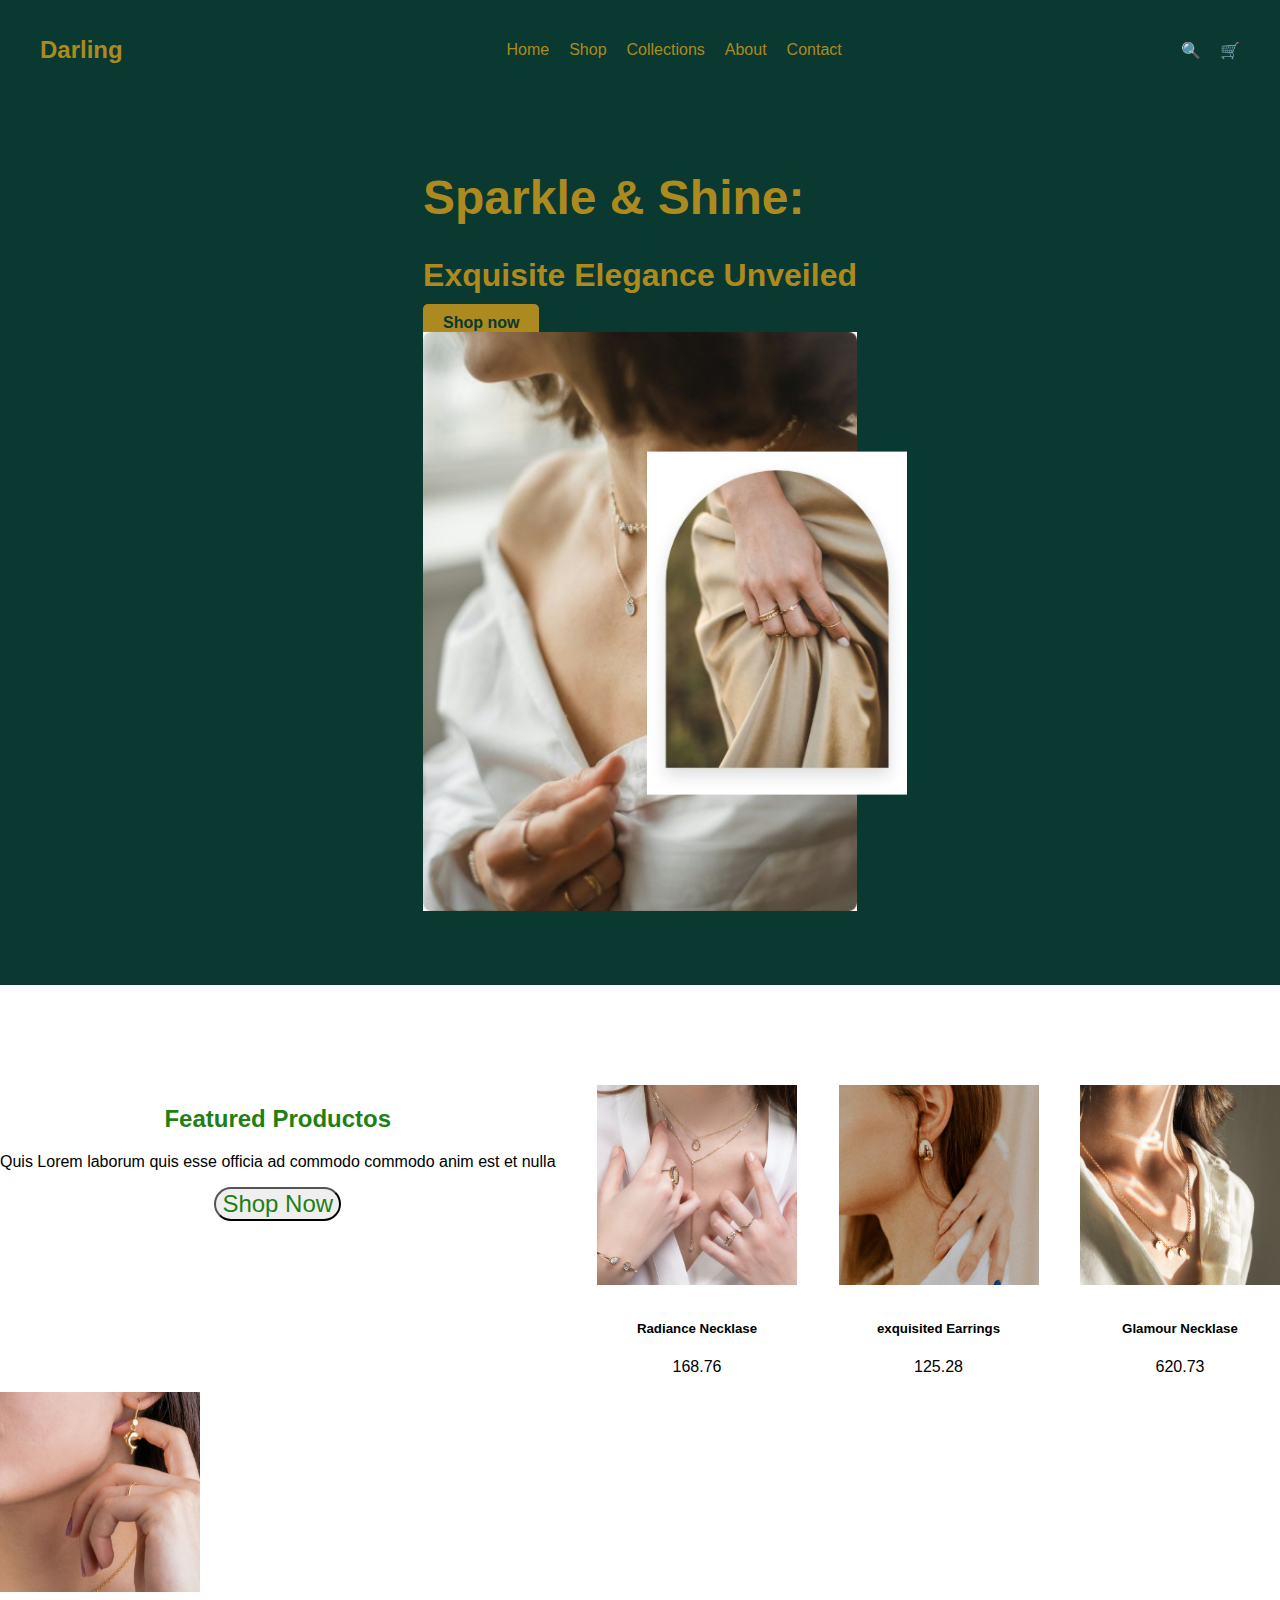
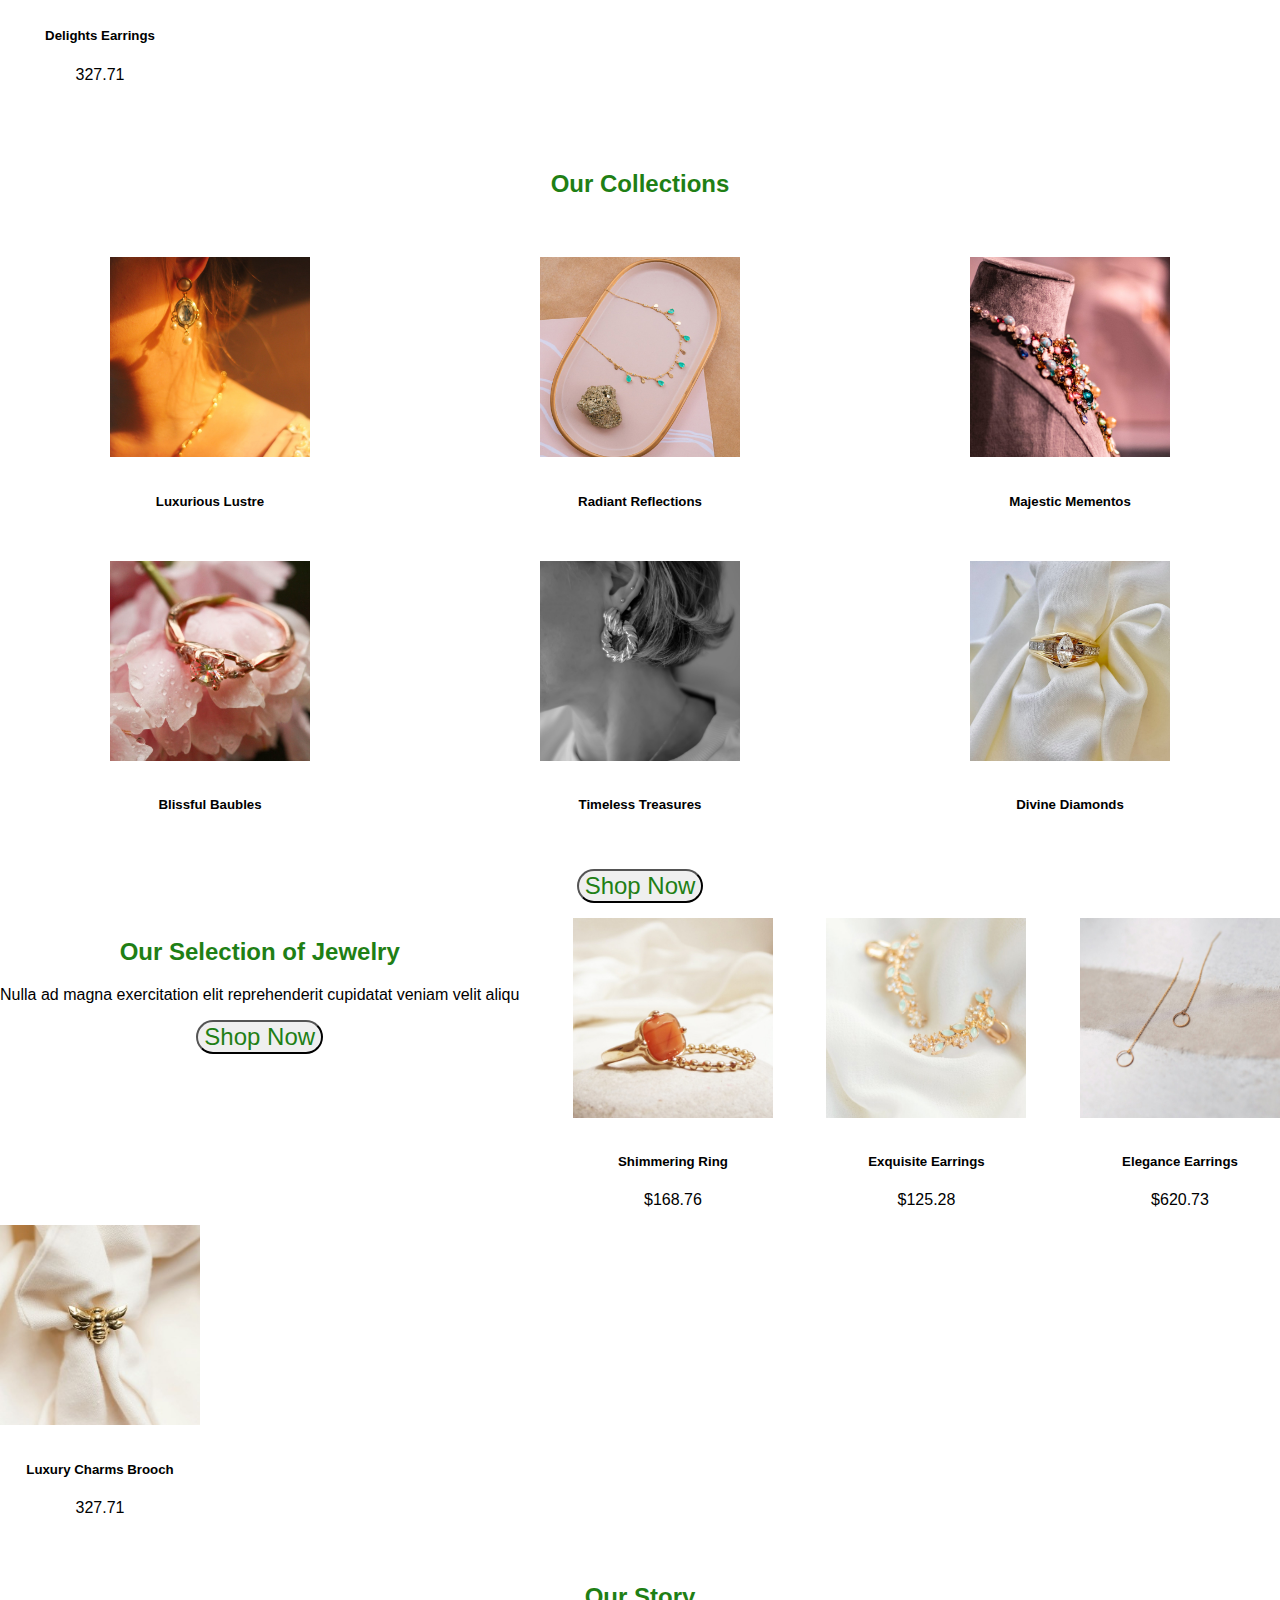
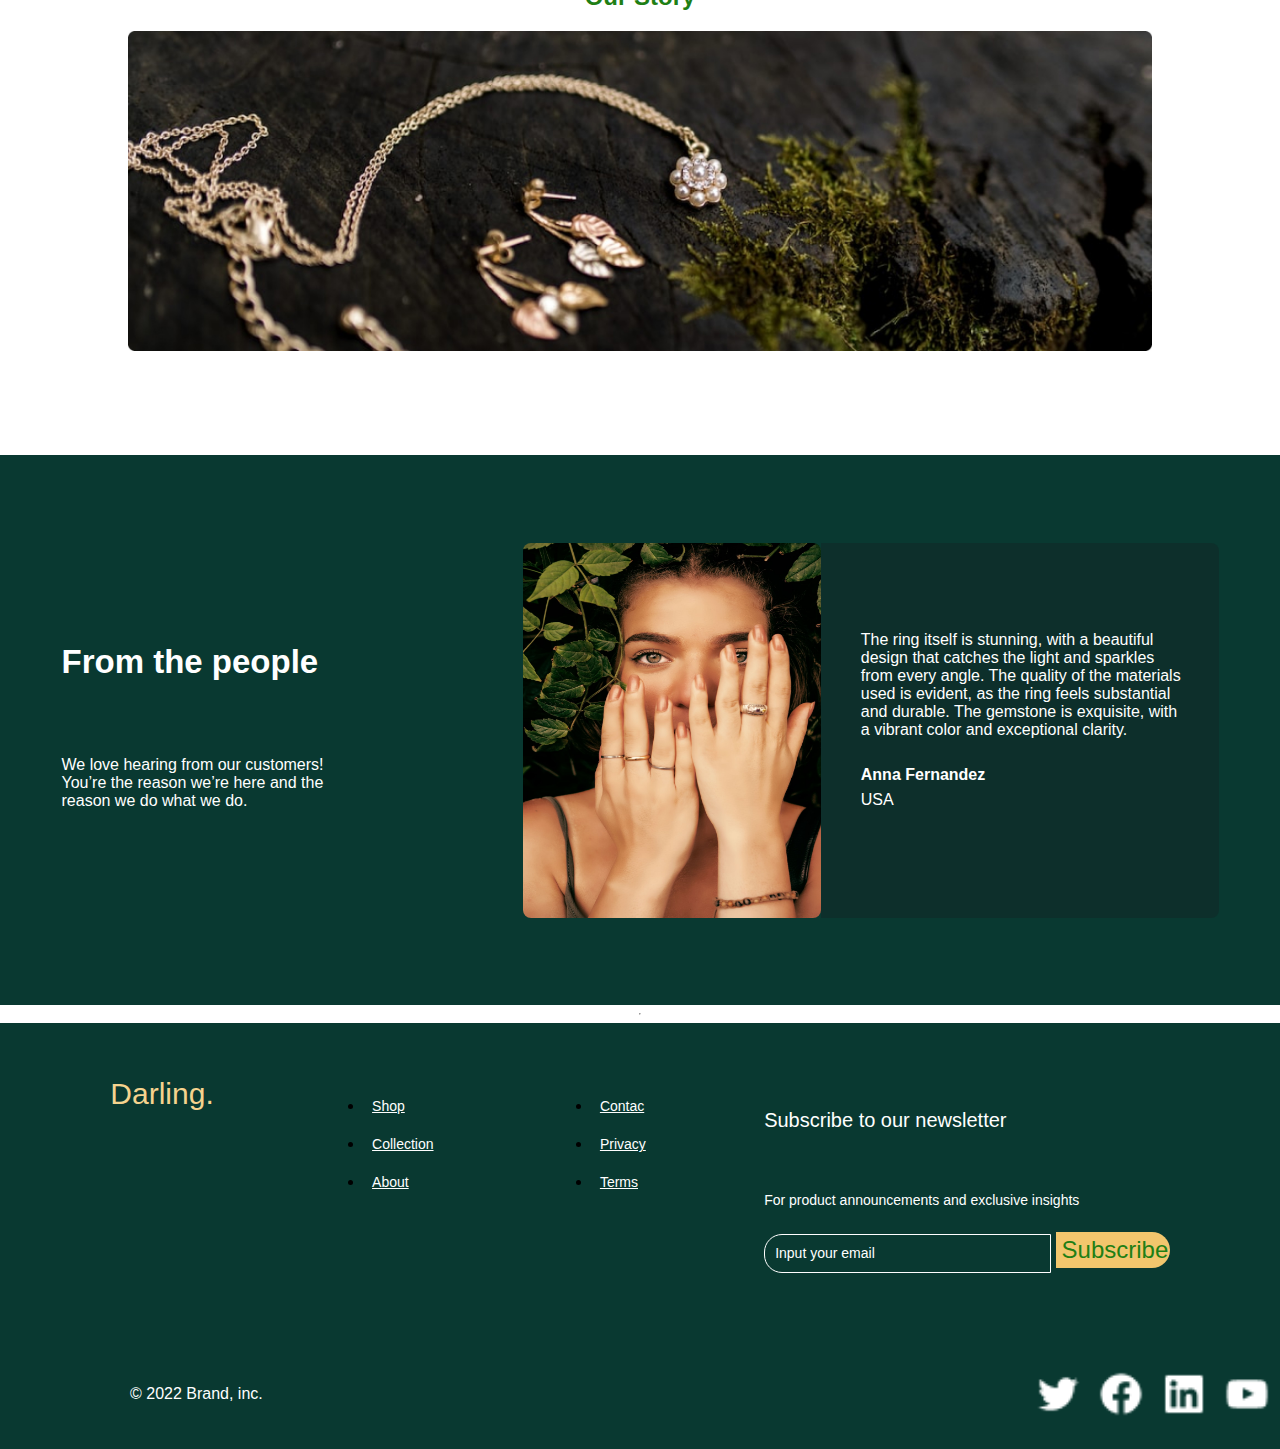
<file: index.html>
<!DOCTYPE html>
<html lang="es">

<head>
  <meta charset="UTF-8">
  <meta name="viewport" content="width=device-width, initial-scale=1.0">
  <link rel="stylesheet" href="./styles/index.css">
  <title>Darling</title>
</head>

<body>
  <header>
  <div class="container">
    <nav>
      <div class="logo">
        <h1>Darling</h1>
      </div>
      <ul>
        <li><a href="index.html">Home</a></li>
        <li><a href="pages/product-listing.html">Shop</a></li>
        <li><a href="#">Collections</a></li>
        <li><a href="#">About</a></li>
        <li><a href="#">Contact</a></li>
      </ul>
      <div class="icons">
        <a href="#" class="search-icon">🔍</a>
        <a href="#" class="cart-icon">🛒</a>
      </div>
    </nav>
  </div>

  <section class="hero">
    <div class="container hero-container">
      <div class="hero-content">
        <h2>Sparkle & Shine:</h2>
        <h3>Exquisite Elegance Unveiled</h3>
        <a href="pages/add-payment.html" class="btn">Shop now</a>
      </div>
      <div class="hero-images">
        <img src="./images/footer/Image 31 (2).jpg" alt="Jewelry showcase" class="image-main">
        <img src="./images/footer/imagen vi.jpg" alt="Jewelry detail" class="image-overlay">
      </div>
    </div>
  </section>
</header>

  <main>
    <div class="contacto"> <!-- Primer Box -->
      <h1></h1>

    </div>

    <div class="productos"> <!-- Segundo Box -->
      <div class="info">
        <h2 class="subTitle">Featured Productos</h2>
        <p>Quis Lorem laborum quis esse officia ad commodo commodo anim est et nulla</p>
        <a href="pages/add-payment.html"><button type="button">Shop Now</button></a>
      </div>
      <div class="featured">
        <img src="./images/main/boxDos/collares.jpg" alt="">
        <h5>Radiance Necklase</h5>
        <p>168.76</p>
      </div>
      <div class="featured">
        <img src="./images/main/boxDos/aretas.jpg" alt="">
        <h5>exquisited Earrings</h5>
        <p>125.28</p>
      </div>
      <div class="featured">
        <img src="./images/main/boxDos/collar.jpg" alt="">
        <h5>Glamour Necklase</h5>
        <p>620.73</p>
      </div>
      <div class="featured">
        <img src="images/footer/Image 36.jpg" alt="">
        <h5>Delights Earrings</h5>
        <p>327.71</p>
      </div>
    </div>

    <div class="collection"> <!--Tercer Box-->
      <div class="TitleThree">
        <h2>Our Collections</h2>
      </div>

      <div class="producto">
        <img src="./images/main/boxTres/productoUno.jpg" alt="" width="200px" height="200px">
        <h5>Luxurious Lustre</h5>
      </div>
      <div class="producto">
        <img src="./images/main/boxTres/productoDos.jpg" alt="" width="200px" height="200px">
        <h5>Radiant Reflections</h5>
      </div>
      <div class="producto">
        <img src="./images/main/boxTres/productoTres.jpg" alt="" width="200px" height="200px">
        <h5>Majestic Mementos</h5>
      </div>
      <div class="producto">
        <img src="./images/main/boxTres/productoCua.jpg" alt="" width="200px" height="200px">
        <h5>Blissful Baubles</h5>
      </div>
      <div class="producto">
        <img src="./images/main/boxTres/productoCin.jpg" alt="" width="200px" height="200px">
        <h5>Timeless Treasures</h5>
      </div>
      <div class="producto">
        <img src="./images/main/boxTres/productoSeis.jpg" alt="" width="200px" height="200px">
        <h5>Divine Diamonds</h5>
      </div>
      <div class="btnCollection">
        <a href="pages/add-payment.html"><button type="button">Shop Now</button></a>
      </div>

    </div>

    <div class="selection"> <!-- Cuarto Box -->
      <div class="info">
        <h2 class="subTitle">Our Selection of Jewelry</h2>
        <p>Nulla ad magna exercitation elit reprehenderit cupidatat veniam velit aliqu</p>
        <a href="pages/add-payment.html"><button type="button">Shop Now</button></a>
      </div>
      <div class="imagenCua">
        <img src="./images/main/boxCua/imgUno.jpg" alt="">
        <h5>Shimmering Ring</h5>
        <p>$168.76</p>
      </div>
      <div class="imagenCua">
        <img src="./images/main/boxCua/imgDos.jpg" alt="">
        <h5>Exquisite Earrings</h5>
        <p>$125.28</p>
      </div>
      <div class="imagenCua">
        <img src="./images/main/boxCua/imgTres.jpg" alt="">
        <h5>Elegance Earrings</h5>
        <p>$620.73</p>
      </div>
      <div class="imagenCua">
        <img src="images/footer/Image 41.jpg" alt="">
        <h5>Luxury Charms Brooch</h5>
        <p>327.71</p>
      </div>

    </div>

    <div class="story"> <!-- Quinto Box -->
      <div class="TitleThree">
        <h2>Our Story</h2>
      </div>
      <img src="./images/main/boxQui/Image 1.jpg" alt="">

    </div>



  </main>

  <footer>
    <div class="footer_container">
      <div class="footer-section1">
        <div class="footer-section1-left">
          <h4>From the people</h4>

          <p>We love hearing from our customers! You’re the reason we’re here and the reason
            we do what we do.</p>
        </div>

        <div class="footer-section1-right">
          <img src="../images/imgs-details-product/873e9185a9559899053f35403d66e3ef.jfif" alt="">
          <div class="text_section1">
            <p>The ring itself is stunning, with a beautiful design that catches the
              light and sparkles from every angle. The quality of the materials used
              is evident, as the ring feels substantial and durable. The gemstone is
              exquisite, with a vibrant color and exceptional clarity.</p>

            <strong>Anna Fernandez</strong>
            <p>USA</p>
          </div>
        </div>

      </div>

      <hr>

      <div class="footer_section2">
        <div class="footer_section2-flex">
          <div>
            <span>Darling.</span>
          </div>
          <div class="footer_section2-list1">
            <ul>
              <li><a href="#">Shop</a></li>
              <li><a href="#">Collection</a></li>
              <li><a href="#">About</a></li>
            </ul>
          </div>
          <div class="footer_section2-list2">
            <ul>
              <li><a href="#">Contac</a></li>
              <li><a href="#">Privacy</a></li>
              <li><a href="#">Terms</a></li>
            </ul>
          </div>
          <div class="footer_section2-form">
            <h5>Subscribe to our newsletter</h5>
            <p>For product announcements and exclusive insights</p>
            <form action="">
              <input type="email" placeholder="Input your email">
              <button type="submit">Subscribe</button>
            </form>
          </div>
        </div>
        <div class="footer_section2_finally">
          <div class="footer_section2_finally-p">
            <p>&copy; 2022 Brand, inc.</p>
          </div>
          <div class="footer_section2_finally-social_networks">
            <img src="../images/imgs-details-product/Logo twitter 5.png" alt="">
            <img src="../images/imgs-details-product/Logo facebook 5.png" alt="">
            <img src="../images/imgs-details-product/Logo linkedin 5.png" alt="">
            <img src="../images/imgs-details-product/Logo youtube 5.png" alt="">
          </div>
        </div>
      </div>
    </div>
  </footer>
</body>

</html>
</file>
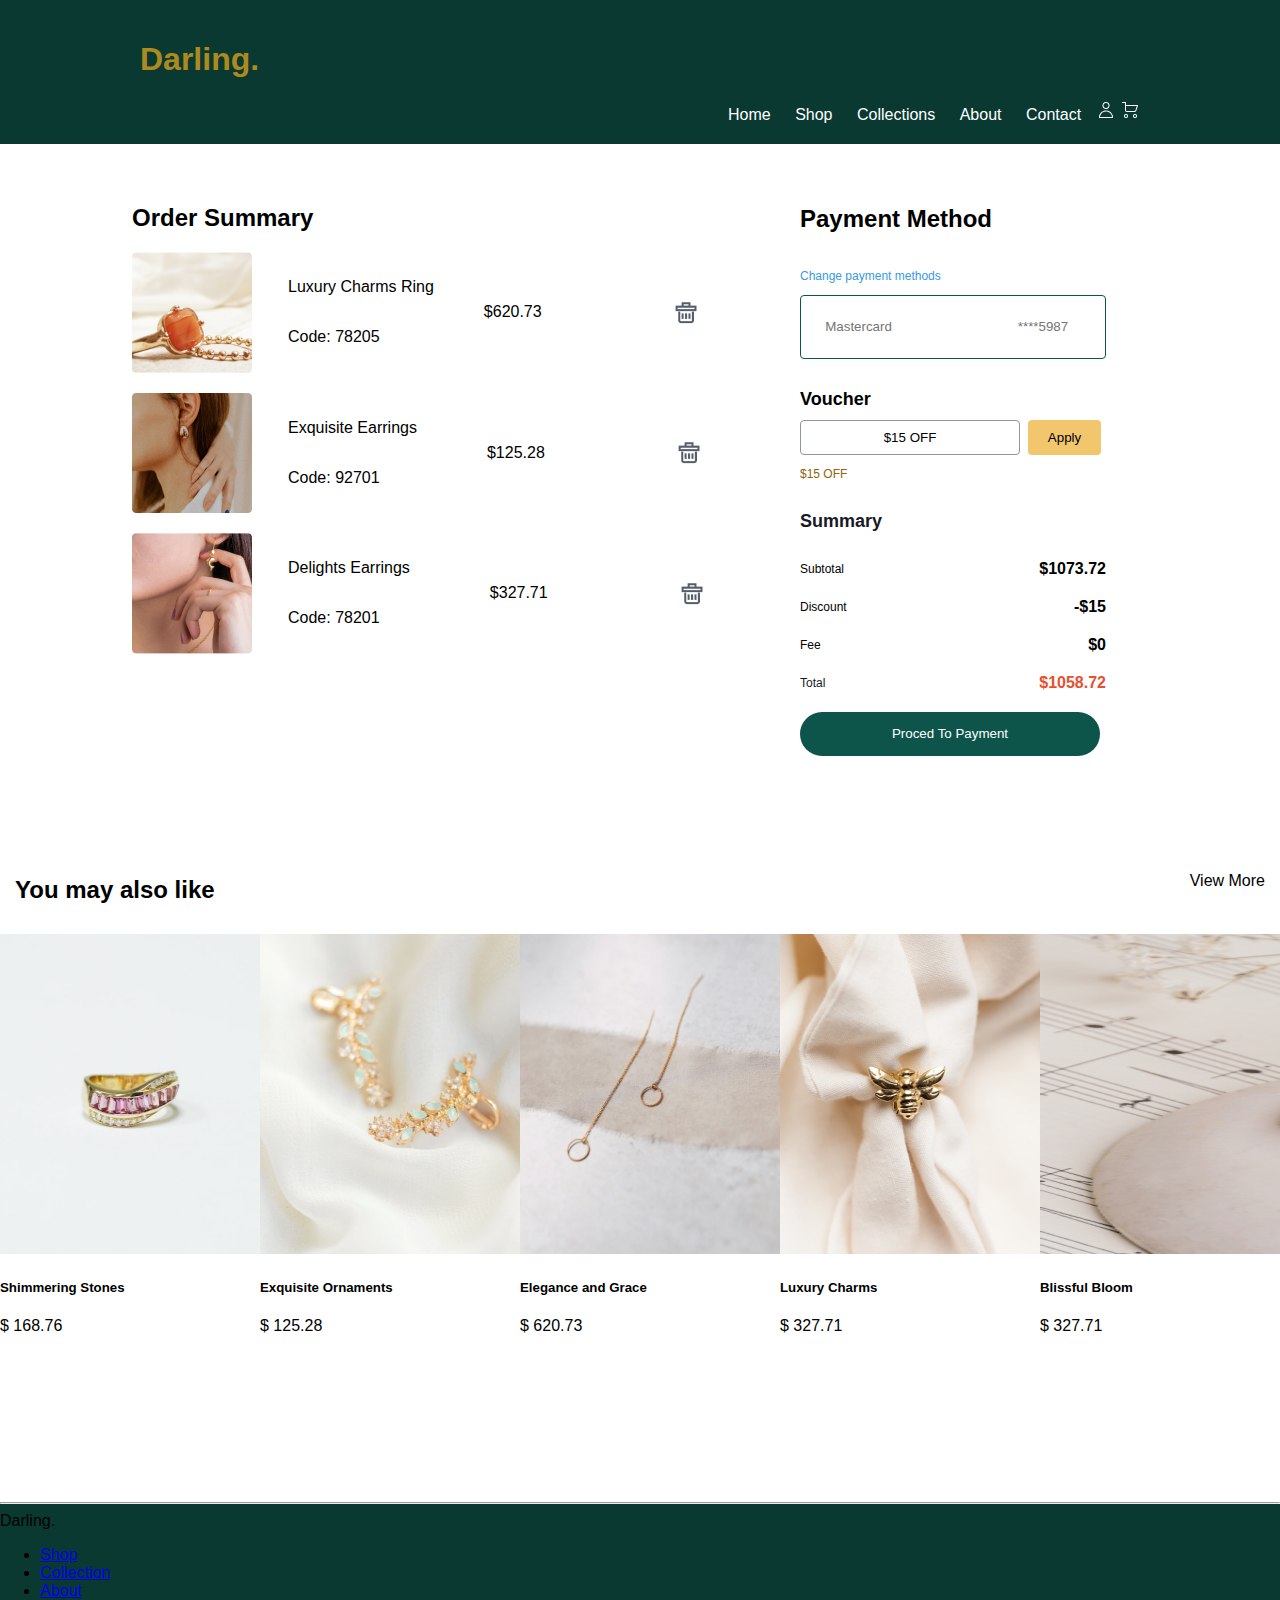
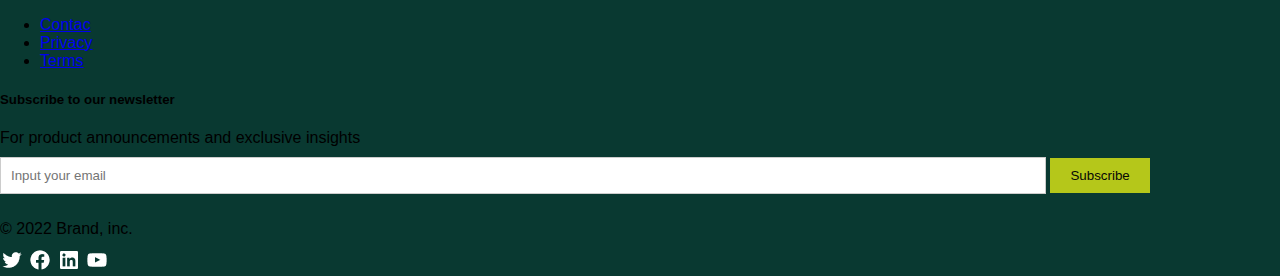
<file: pages/add-payment-method.html>
<!DOCTYPE html>
<html lang="es">

<head>
  <meta charset="UTF-8">
  <meta name="viewport" content="width=device-width, initial-scale=1.0">
  <title>Checkout payment method</title>
  <link rel="stylesheet" href="/styles/payment-method.css">
</head>

<body>
  <header>
    <div class="container">
      <h1>Darling.</h1>
      <nav>
        <ul>
          <li><a href="../index.html">Home</a></li>
          <li><a href="product-listing.html">Shop</a></li> <u></u>
          <li><a href="#">Collections</a></li>
          <li><a href="#">About</a></li>
          <li><a href="#">Contact</a></li>
          <img src="/images/logos-payment-method/logo personita.png" alt="">
          <img src="/images/logos-payment-method/logo carrito.png" alt="">
        </ul>
      </nav>
    </div>
  </header>

  <div class="container_main">
    <div class="container_main-left">
      <p class="title-container-main-left">Order Summary</p>
      <div class="container_main-left-one">
        <img src="../images/imagenes-payment-method/Image.png" alt="">
        <div class="container_main-left-one-text">
          <p>Luxury Charms Ring</p>
          <p>Code: 78205</p>
        </div>
        <p>$620.73</p>
        <img src="../images/logos-payment-method/create.png" alt="">
      </div>
      <div class="container_main-left-two">
        <img src="../images/imagenes-payment-method/Image (1).png" alt="">
        <div class="container_main-left-two-text">
          <p>Exquisite Earrings</p>
          <p>Code: 92701</p>
        </div>
        <p>$125.28</p>
        <img src="../images/logos-payment-method/create.png" alt="">
      </div>
      <div class="container_main-left-three">
        <img src="../images/imagenes-payment-method/Image (2).png" alt="">
        <div class="container_main-left-three-text">
          <p>Delights Earrings</p>
          <p>Code: 78201</p>
        </div>
        <p>$327.71</p>
        <img src="../images/logos-payment-method/create.png" alt="">
      </div>
    </div>
    <div class="container_main-right">
      <div class="container_main-right-title">
        <p>Payment Method</p>
      </div>
      <div class="container_main-right-mastercard">
        <p>Change payment methods</p>
        <input type="text" placeholder="      Mastercard                                  ****5987" />
      </div>
      <p class="container_main-right-voucher">Voucher</p>
      <div class="container_main-right-descount">
        <button class="container_main-right-descount-1">$15 OFF</button>
        <button class="container_main-right-descount-2">Apply</button>
      </div>
      <p class="container_main-right-15OFF">$15 OFF</p>
      <div class="container_main-right_Summary">
        <div class="container_main-right_Summary-1">
          <p>Summary</p>
        </div>
        <div class="container_main-right_Summary-2">
          <p>Subtotal</p>
          <strong>$1073.72</strong>
        </div>
        <div class="container_main-right_Summary-3">
          <p class="">Discount </p>
          <strong>-$15</strong>
        </div>
        <div class="container_main-right_Summary-4">
          <p>Fee </p>
          <strong>$0</strong>
        </div>
        <div class="container_main-right_Summary-5">
          <p>Total</p>
          <strong> $1058.72</strong>
        </div>
      </div>
      <div class="container_main-right-button-procedtopayment">
        <button type="submit">Proced To Payment</button>
      </div>
    </div>

  </div>



  </nav>
  <div class="product-grid"> <!--iamgenes joyas-->
    <div class="product-grid-nav">
      <div class="TitleThree">
        <h2>You may also like</h2>
      </div>
      <div class="Viewmore">
        <p>View More</p>
      </div>
    </div>
    <div class="product-grid-line">
      <div class="producto">
        <img src="/images/imagenes-payment-method/Shimmering Stones.jpg" alt="">
        <h5>Shimmering Stones</h5>
        <p>$ 168.76</p>
      </div>
      <div class="producto">
        <img src="/images/imagenes-payment-method/Exquisite Ornaments.jpg" alt="">
        <h5>Exquisite Ornaments</h5>
        <p>$ 125.28</p>
      </div>
      <div class="producto">
        <img src="/images/imagenes-payment-method/Elegance and Grace.jpg" alt="">
        <h5>Elegance and Grace</h5>
        <p>$ 620.73</p>
      </div>
      <div class="producto">
        <img src="/images/imagenes-payment-method/Luxury Charms.jpg" alt="">
        <h5>Luxury Charms</h5>
        <p>$ 327.71</p>
      </div>
      <div class="producto">
        <img src="/images/imagenes-payment-method/Blissful Bloom.jpg" alt="">
        <h5>Blissful Bloom</h5>
        <p>$ 327.71</p>
      </div>
    </div>
  </div>





  <footer>
    <hr>

    <div class="footer_section2">
      <div class="footer_section2-flex">
        <div>
          <span>Darling.</span>
        </div>
        <div class="footer_section2-list1">
          <ul>
            <li><a href="#">Shop</a></li>
            <li><a href="#">Collection</a></li>
            <li><a href="#">About</a></li>
          </ul>
        </div>
        <div class="footer_section2-list2">
          <ul>
            <li><a href="#">Contac</a></li>
            <li><a href="#">Privacy</a></li>
            <li><a href="#">Terms</a></li>
          </ul>
        </div>
        <div class="footer_section2-form">
          <h5>Subscribe to our newsletter</h5>
          <p>For product announcements and exclusive insights</p>
          <form action="">
            <input type="email" placeholder="Input your email">
            <button type="submit">Subscribe</button>
          </form>
        </div>
      </div>
      <div class="footer_section2_finally">
        <div class="footer_section2_finally-p">
          <p>&copy; 2022 Brand, inc.</p>
        </div>
        <div class="footer_section2_finally-social_networks">
          <img src="../images/imgs-details-product/Logo twitter 5.png" alt="">
          <img src="../images/imgs-details-product/Logo facebook 5.png" alt="">
          <img src="../images/imgs-details-product/Logo linkedin 5.png" alt="">
          <img src="../images/imgs-details-product/Logo youtube 5.png" alt="">
        </div>
      </div>
    </div>
    </div>
  </footer>

</body>

</html>
</file>
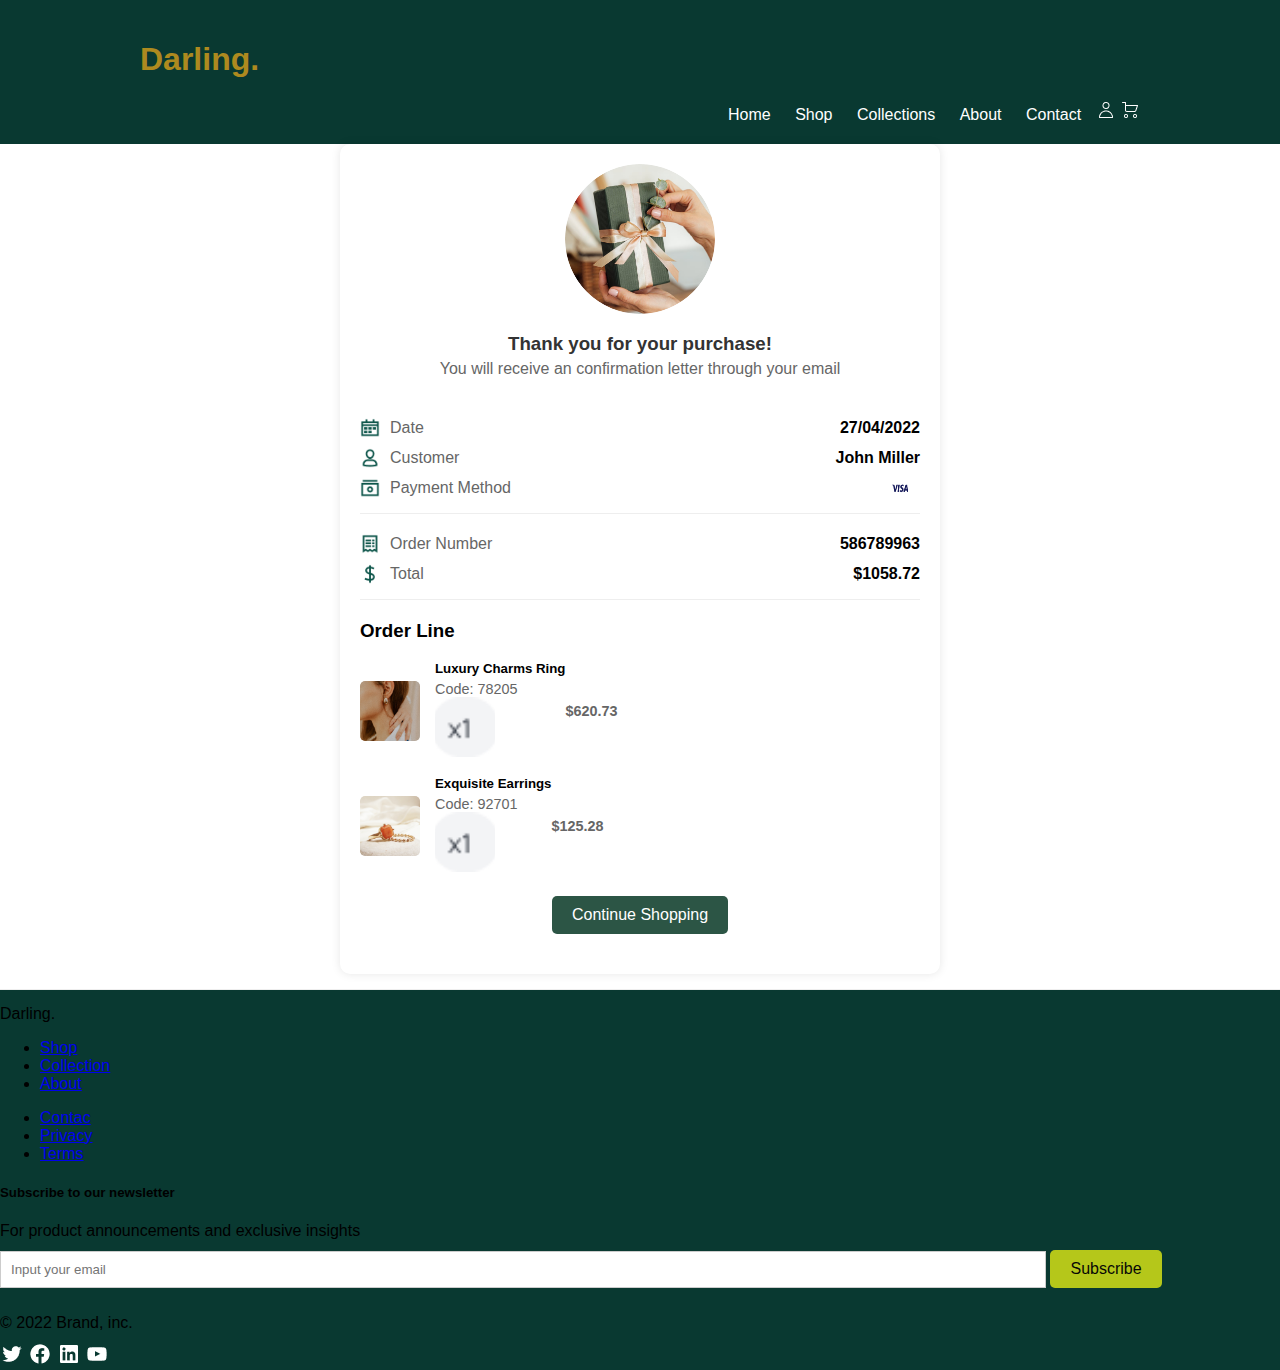
<file: pages/add-payment.html>
<!DOCTYPE html>
<html lang="es">

<head>
    <meta charset="UTF-8">
    <meta name="viewport" content="width=device-width, initial-scale=1.0">
    <link rel="stylesheet" href="/styles/payment.css">
    <title>Payment Succes</title>
</head>

<body>
    <header>
        <div class="container">
            <h1>Darling.</h1>
            <nav>
                <ul>
                    <li><a href="../index.html">Home</a></li>
                    <li><a href="product-listing.html">Shop</a></li> <u></u>
                    <li><a href="#">Collections</a></li>
                    <li><a href="#">About</a></li>
                    <li><a href="#">Contact</a></li>
                    <img src="/images/logos-payment-method/logo personita.png" alt="">
                    <img src="/images/logos-payment-method/logo carrito.png" alt="">
                </ul>

            </nav>
        </div>
    </header>
    <main>
        <div class="center">
            <div class="title">
                <img src="/images/imagenes-payment/Image.png" alt="">
                <h3>Thank you for your purchase!</h3>
                <p>You will receive an confirmation letter through your email</p>

            </div>
            <div class="card">
                <div>
                    <div class="date">
                        <img src="/images/logos-payment/date.png" alt="">
                        <p class="subname">Date</p>
                        <p class="contenido">27/04/2022</p>
                    </div>
                    <div class="customer">
                        <img src="/images/logos-payment/customer.png" alt="">
                        <p class="subname">Customer</p>
                        <p class="contenido">John Miller</p>
                    </div>
                    <div class="payment">
                        <img src="/images/logos-payment/payment.png" alt="">
                        <p class="subname">Payment Method</p>
                        <img src="/images/logos-payment/visa.png" alt="" class="contenido">
                    </div>
                    <hr>
                </div>
                <div>
                    <div class="order">
                        <img src="/images/logos-payment/order.png" alt="">
                        <p class="subname">Order Number</p>
                        <p class="contenido">586789963</p>
                    </div>
                    <div class="total">
                        <img src="/images/logos-payment/money.png" alt="">
                        <p class="subname">Total</p>
                        <p class="contenido">$1058.72</p>
                    </div>
                    <hr>
                </div>
                <div>
                    <h3>Order Line</h3>
                    <div class="ring">
                        <img class="ring_img-profile" src="/images/imagenes-payment/Image(1).png" alt="">
                        <div>
                            <h5>Luxury Charms Ring</h5>
                            <p>Code: 78205</p>
                            <img src="/images/logos-payment/Tag 4.png" alt="">
                        </div>
                        <p class="contenido">$620.73</p>
                    </div>
                    <div class="earrings">
                        <img src="/images/imagenes-payment/Image(2).png" alt="">
                        <div>
                            <h5>Exquisite Earrings</h5>
                            <p>Code: 92701</p>
                            <img src="/images/logos-payment/Tag 4.png" alt="">
                        </div>
                        <p class="contenido">$125.28</p>
                    </div>
                </div>
                <div class="btn">
                    <a href="details-products.html"><button>Continue Shopping</button></a>
                </div>
            </div>
        </div>
    </main>
    <footer>
        <hr>

        <div class="footer_section2">
            <div class="footer_section2-flex">
                <div>
                    <span>Darling.</span>
                </div>
                <div class="footer_section2-list1">
                    <ul>
                        <li><a href="#">Shop</a></li>
                        <li><a href="#">Collection</a></li>
                        <li><a href="#">About</a></li>
                    </ul>
                </div>
                <div class="footer_section2-list2">
                    <ul>
                        <li><a href="#">Contac</a></li>
                        <li><a href="#">Privacy</a></li>
                        <li><a href="#">Terms</a></li>
                    </ul>
                </div>
                <div class="footer_section2-form">
                    <h5>Subscribe to our newsletter</h5>
                    <p>For product announcements and exclusive insights</p>
                    <form action="">
                        <input type="email" placeholder="Input your email">
                        <button type="submit">Subscribe</button>
                    </form>
                </div>
            </div>
            <div class="footer_section2_finally">
                <div class="footer_section2_finally-p">
                    <p>&copy; 2022 Brand, inc.</p>
                </div>
                <div class="footer_section2_finally-social_networks">
                    <img src="../images/imgs-details-product/Logo twitter 5.png" alt="">
                    <img src="../images/imgs-details-product/Logo facebook 5.png" alt="">
                    <img src="../images/imgs-details-product/Logo linkedin 5.png" alt="">
                    <img src="../images/imgs-details-product/Logo youtube 5.png" alt="">
                </div>
            </div>
        </div>
        
    </footer>

</body>

</html>
</file>
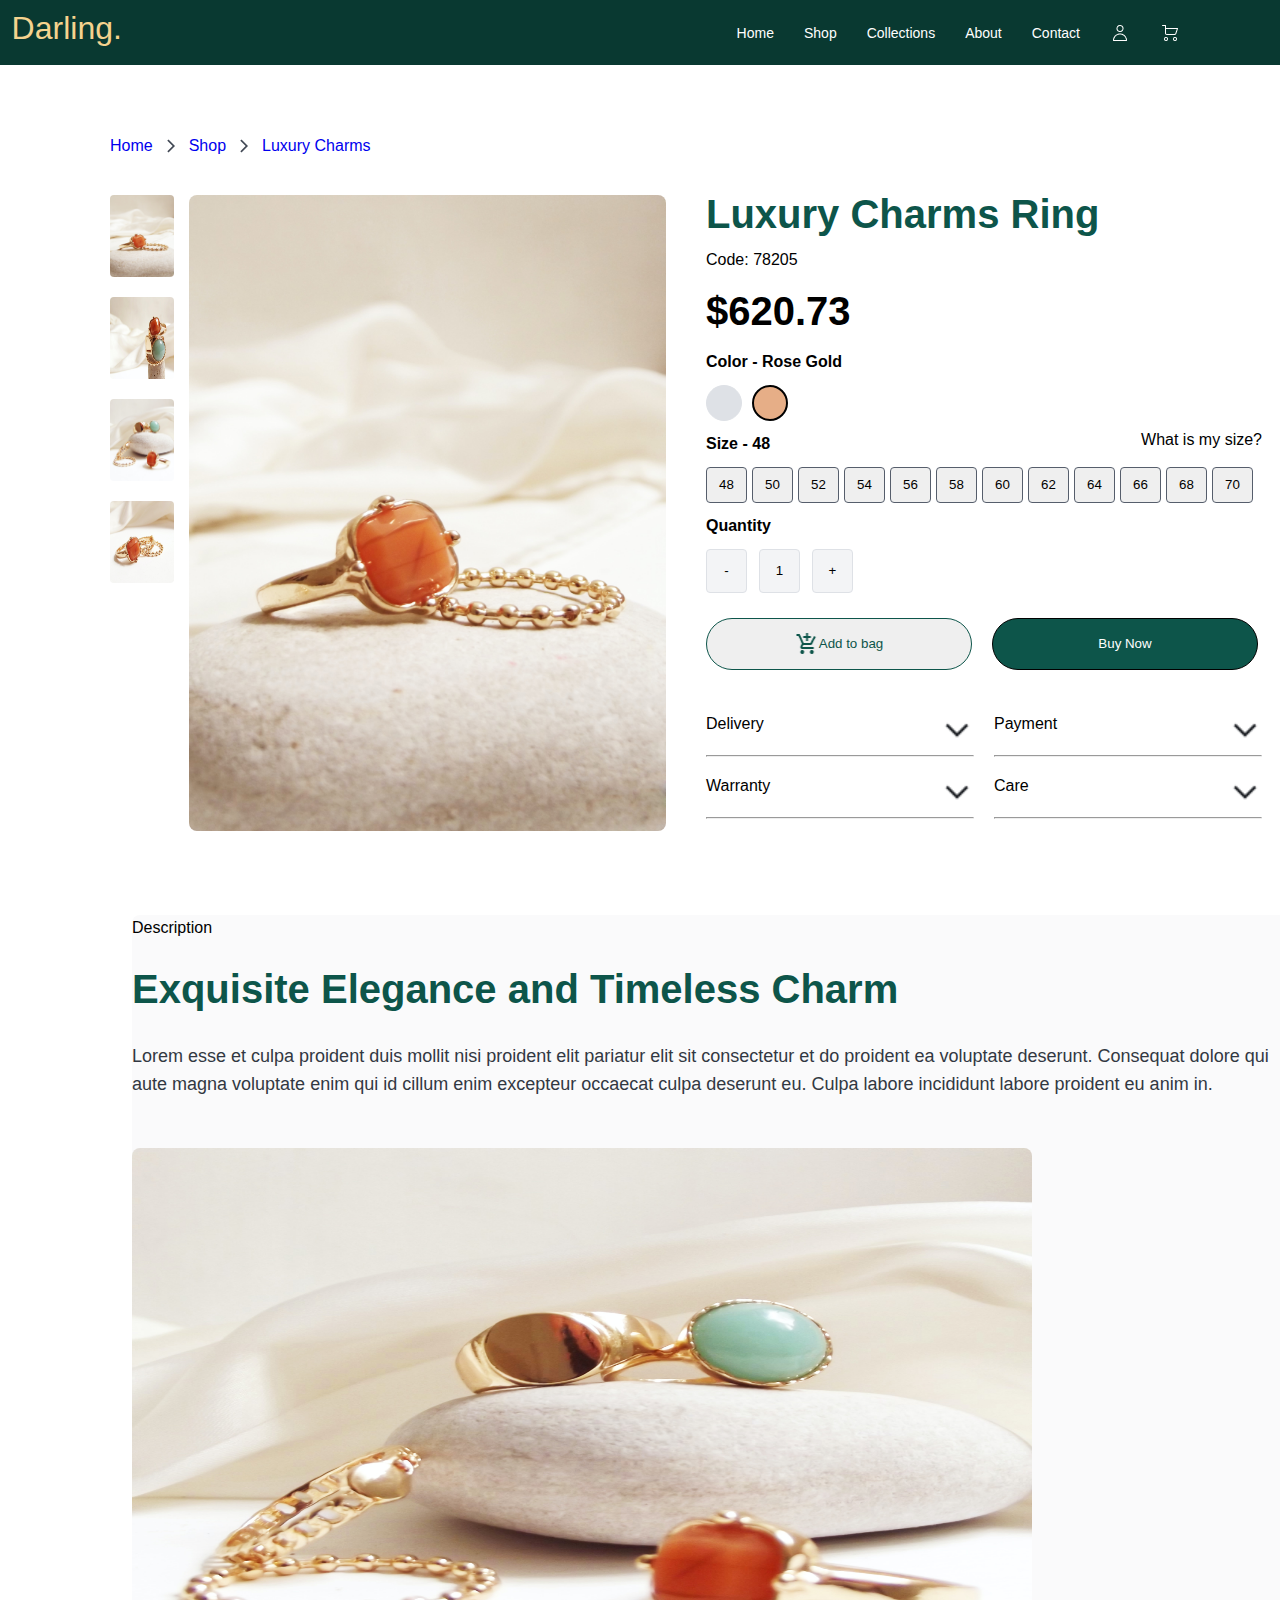
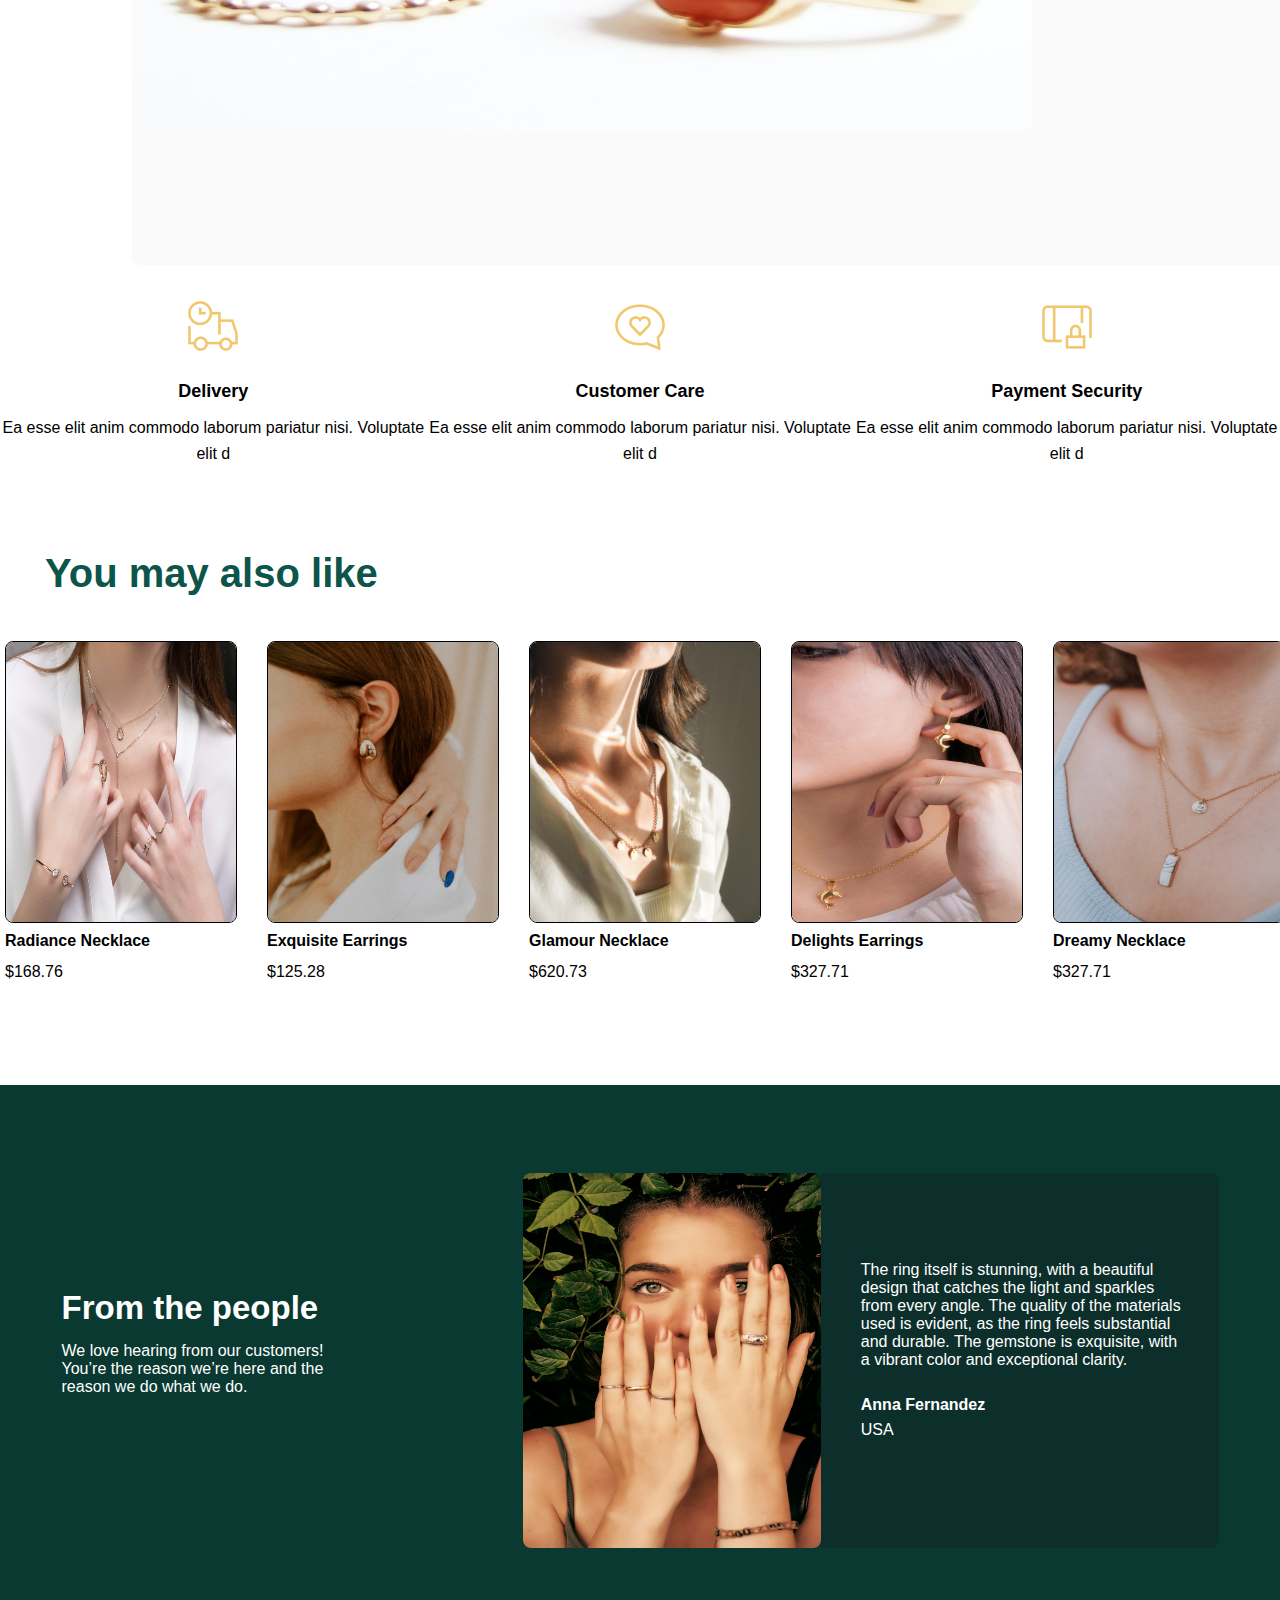
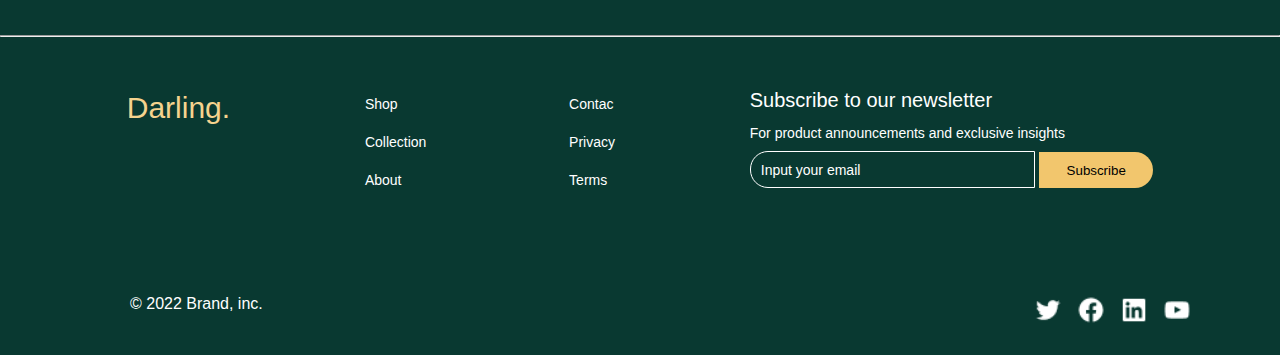
<file: pages/details-products.html>
<!DOCTYPE html>
<html lang="es">

<head>
    <meta charset="UTF-8">
    <meta name="viewport" content="width=device-width, initial-scale=1.0">
    <link rel="stylesheet" href="../styles/details-products.css">
    <title>Darling - Shop</title>
</head>

<body>
    <header>
        <nav>
            <div class="container_header">
                <span>Darling.</span>
                <ul>
                    <a href="../index.html">
                        <li>Home</li>
                    </a>
                    <a href="product-listing.html">
                        <li>Shop</li>
                    </a>
                    <a href="#">
                        <li>Collections</li>
                    </a>
                    <a href="#">
                        <li>About</li>
                    </a>
                    <a href="#">
                        <li>Contact</li>
                    </a>
                </ul>
                <img src="../images/imgs-details-product/Profile 5.png" alt="">
                <img src="../images/imgs-details-product/Shopping cart 5.png" alt="">
            </div>
        </nav>
    </header>
    <!-- Main -->
    <main>
        <article>
            <div class="directory-web">
                <a href="../index.html">
                    <p>Home</p>
                </a>
                <img src="../images/imgs-details-product/Arrow forward ios 1.png" alt="">
                <a href="product-listing.html">
                    <p>Shop</p>
                </a>
                <img src="../images/imgs-details-product/Arrow forward ios 1.png" alt="">
                <a href="details-products.html">
                    <p>Luxury Charms</p>
                </a>
            </div>
            <div class="container_box1">
                <div class="imgs_left">
                    <img src="../images/imgs-details-product/d600629dfd79828942126f4cd96452a7.jfif" alt="">
                    <img src="../images/imgs-details-product/49c52502bdc1ed8686774dec40af050a.jfif" alt="">
                    <img src="../images/imgs-details-product/1216917c22d6e7dbed29ca4a55d5fc95 (1).jfif" alt="">
                    <img src="..//images/imgs-details-product/74a1c8ad43813837146c45d355355978.jfif" alt="">
                </div>
                <div class="img_middle">
                    <img src="../images/imgs-details-product/img-middle.jfif" alt="">
                </div>
                <div class="box1_info">
                    <h1>Luxury Charms Ring</h1>
                    <p class="box1_info-code">Code: 78205</p>
                    <p class="box1_info-price">$620.73</p>
                    <strong>Color - Rose Gold</strong>
                    <div class="container_buttons-color">
                        <button class="box1_info-color1"></button>
                        <button class="box1_info-color2"></button>
                    </div>
                    <div class="texts_box1-info-sizes">
                        <strong>Size - 48</strong>
                        <p>What is my size?</p>
                    </div>
                    <div class="box1_info-sizes">
                        <button>48</button>
                        <button>50</button>
                        <button>52</button>
                        <button>54</button>
                        <button>56</button>
                        <button>58</button>
                        <button>60</button>
                        <button>62</button>
                        <button>64</button>
                        <button>66</button>
                        <button>68</button>
                        <button>70</button>
                    </div>
                    <strong>Quantity</strong>
                    <div class="box1_info-sum-min">
                        <button> - </button>
                        <button> 1 </button>
                        <button> + </button>
                    </div>
                    <div class="box1_info-buy-car">
                        <button class="box1_info-add-car"><img
                                src="../images/imgs-details-product/Add shopping cart.png" alt="">Add to bag</button>
                        <a href="add-payment-method.html"><button class="box1_info-buy">Buy Now</button></a>
                    </div>
                    <div class="container_columns-desplegables">
                        <div class="column1_desplegable">
                            <div>
                                <p>Delivery</p>
                                <img src="../images/imgs-details-product/Chevron down large.png" alt="">
                            </div>
                            <hr>
                            <div>
                                <p>Warranty</p>
                                <img src="../images/imgs-details-product/Chevron down large.png" alt="">
                            </div>
                            <hr>
                        </div>
                        <div class="column2_desplegable">
                            <div>
                                <p>Payment</p>
                                <img src="../images/imgs-details-product/Chevron down large.png" alt="">
                            </div>
                            <hr>
                            <div>
                                <p>Care</p>
                                <img src="../images/imgs-details-product/Chevron down large.png" alt="">
                            </div>
                            <hr>
                        </div>
                    </div>
                </div>
            </div>
        </article>
        <!-- BOX 2-->
        <article>
            <div class="container_box2">
                <strong>Description</strong>

                <h2>Exquisite Elegance and Timeless Charm</h2>
                <p>Lorem esse et culpa proident duis mollit nisi proident elit pariatur elit sit
                    consectetur et do proident ea voluptate deserunt. Consequat dolore qui aute
                    magna voluptate enim qui id cillum enim excepteur occaecat culpa deserunt eu.
                    Culpa labore incididunt labore proident eu anim in.</p>

                <img src="../images/imgs-details-product/1216917c22d6e7dbed29ca4a55d5fc95 (1).jfif" alt="">
            </div>
        </article>
        <!-- Box 3-->
        <article>
            <div class="container_box3">
                <div>
                    <img src="../images/imgs-details-product/Delivery time 3.png" alt="">
                    <strong>Delivery</strong>
                    <p>Ea esse elit anim commodo laborum pariatur nisi. Voluptate elit d</p>
                </div>
                <div>
                    <img src="../images/imgs-details-product/Love message 3.png" alt="">
                    <strong>Customer Care</strong>
                    <p>Ea esse elit anim commodo laborum pariatur nisi. Voluptate elit d</p>
                </div>
                <div>
                    <img src="../images/imgs-details-product/Lock landscape 3.png" alt="">
                    <strong>Payment Security</strong>
                    <p>Ea esse elit anim commodo laborum pariatur nisi. Voluptate elit d</p>
                </div>
            </div>
        </article>
        <article>
            <h3>You may also like</h3>
            <div class="container_box4">
                <div>
                    <img src="../images/imgs-details-product/3b4caa39e3a3b2be62f262a6e654b8c6.jfif" alt="">
                    <strong>Radiance Necklace</strong>
                    <p>$168.76</p>
                </div>
                <div>
                    <img src="../images/imgs-details-product/ae81ae007fea74cbfa2c0941f9a84754.jfif" alt="">
                    <strong>Exquisite Earrings</strong>
                    <p>$125.28</p>
                </div>
                <div>
                    <img src="../images/imgs-details-product/5eaad596337a0749102eea39ff966060.jfif" alt="">
                    <strong>Glamour Necklace</strong>
                    <p>$620.73</p>
                </div>
                <div>
                    <img src="../images/imgs-details-product/d513fcc390ca42b4f0b2373bdabddfe8.jfif" alt="">
                    <strong>Delights Earrings</strong>
                    <p>$327.71</p>
                </div>
                <div>
                    <img src="../images/imgs-details-product/65f0855f3b1a0712260ec22b42b6e335.jfif" alt="">
                    <strong>Dreamy Necklace</strong>
                    <p>$327.71</p>
                </div>
            </div>
        </article>
    </main>

    <footer>
        <div class="footer_container">
            <div class="footer-section1">
                <div class="footer-section1-left">
                    <h4>From the people</h4>

                    <p>We love hearing from our customers! You’re the reason we’re here and the reason
                        we do what we do.</p>
                </div>

                <div class="footer-section1-right">
                    <img src="../images/imgs-details-product/873e9185a9559899053f35403d66e3ef.jfif" alt="">
                    <div class="text_section1">
                        <p>The ring itself is stunning, with a beautiful design that catches the
                            light and sparkles from every angle. The quality of the materials used
                            is evident, as the ring feels substantial and durable. The gemstone is
                            exquisite, with a vibrant color and exceptional clarity.</p>

                        <strong>Anna Fernandez</strong>
                        <p>USA</p>
                    </div>
                </div>

            </div>

            <hr>

            <div class="footer_section2">
                <div class="footer_section2-flex">
                    <div>
                        <span>Darling.</span>
                    </div>
                    <div class="footer_section2-list1">
                        <ul>
                            <li><a href="#">Shop</a></li>
                            <li><a href="#">Collection</a></li>
                            <li><a href="#">About</a></li>
                        </ul>
                    </div>
                    <div class="footer_section2-list2">
                        <ul>
                            <li><a href="#">Contac</a></li>
                            <li><a href="#">Privacy</a></li>
                            <li><a href="#">Terms</a></li>
                        </ul>
                    </div>
                    <div class="footer_section2-form">
                        <h5>Subscribe to our newsletter</h5>
                        <p>For product announcements and exclusive insights</p>
                        <form action="">
                            <input type="email" placeholder="Input your email">
                            <button type="submit">Subscribe</button>
                        </form>
                    </div>
                </div>
                <div class="footer_section2_finally">
                    <div class="footer_section2_finally-p">
                        <p>&copy; 2022 Brand, inc.</p>
                    </div>
                    <div class="footer_section2_finally-social_networks">
                        <img src="../images/imgs-details-product/Logo twitter 5.png" alt="">
                        <img src="../images/imgs-details-product/Logo facebook 5.png" alt="">
                        <img src="../images/imgs-details-product/Logo linkedin 5.png" alt="">
                        <img src="../images/imgs-details-product/Logo youtube 5.png" alt="">
                    </div>
                </div>
            </div>
        </div>
    </footer>

</body>

</html>
</file>
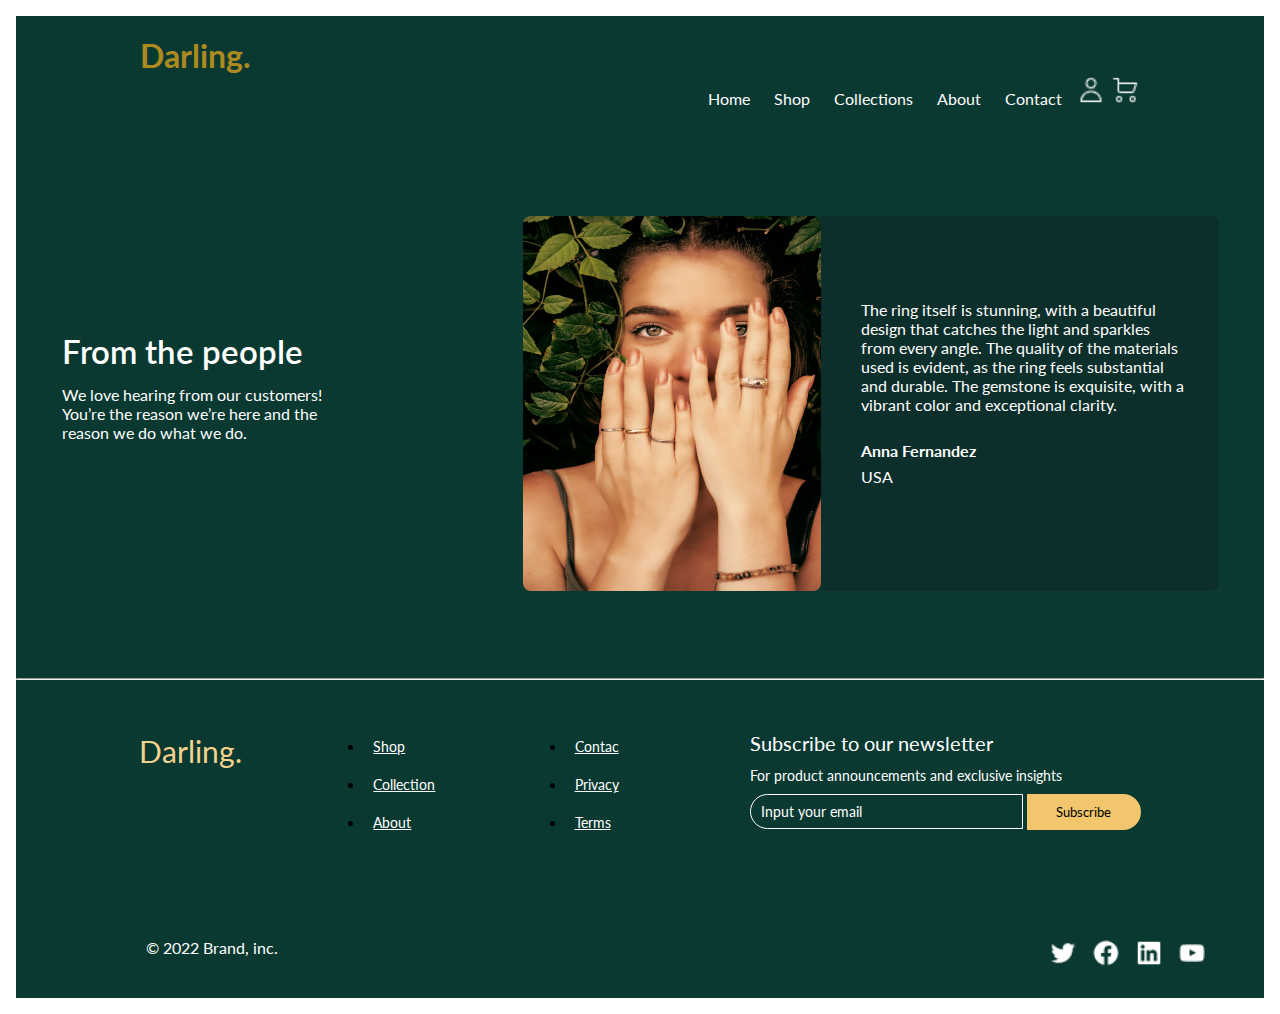
<file: pages/ecommerce.html>
<!DOCTYPE html>
<html lang="es">
  <head>
    <meta charset="UTF-8" />
    <meta name="viewport" content="width=device-width, initial-scale=1.0" />
    <link rel="stylesheet" href="../styles/ecommerce.css" />
    <title>Ecommerce</title>
  </head>

  <body>
    <header>
      <div class="container">
        <h1>Darling.</h1>
        <nav>
          <ul>
            <li><a href="../index.html">Home</a></li>
            <li><a href="product-listing.html">Shop</a></li>
            <u></u>
            <li><a href="#">Collections</a></li>
            <li><a href="#">About</a></li>
            <li><a href="#">Contact</a></li>
            <img src="/assets/logo personita.png" alt="" />
            <img src="/assets/logo carrito.png" alt="" />
          </ul>
        </nav>
      </div>
    </header>

    <main>
      <menu id="filtros"></menu>
      <section id="contenedorProductos"></section>
    </main>
    <footer>
      <div class="footer_container">
        <div class="footer-section1">
          <div class="footer-section1-left">
            <h4>From the people</h4>

            <p>
              We love hearing from our customers! You’re the reason we’re here
              and the reason we do what we do.
            </p>
          </div>

          <div class="footer-section1-right">
            <img src="/assets/873e9185a9559899053f35403d66e3ef.jfif" alt="" />
            <div class="text_section1">
              <p>
                The ring itself is stunning, with a beautiful design that
                catches the light and sparkles from every angle. The quality of
                the materials used is evident, as the ring feels substantial and
                durable. The gemstone is exquisite, with a vibrant color and
                exceptional clarity.
              </p>

              <strong>Anna Fernandez</strong>
              <p>USA</p>
            </div>
          </div>
        </div>

        <hr />

        <div class="footer_section2">
          <div class="footer_section2-flex">
            <div>
              <span>Darling.</span>
            </div>
            <div class="footer_section2-list1">
              <ul>
                <li><a href="#">Shop</a></li>
                <li><a href="#">Collection</a></li>
                <li><a href="#">About</a></li>
              </ul>
            </div>
            <div class="footer_section2-list2">
              <ul>
                <li><a href="#">Contac</a></li>
                <li><a href="#">Privacy</a></li>
                <li><a href="#">Terms</a></li>
              </ul>
            </div>
            <div class="footer_section2-form">
              <h5>Subscribe to our newsletter</h5>
              <p>For product announcements and exclusive insights</p>
              <form action="">
                <input type="email" placeholder="Input your email" />
                <button type="submit">Subscribe</button>
              </form>
            </div>
          </div>
          <div class="footer_section2_finally">
            <div class="footer_section2_finally-p">
              <p>&copy; 2022 Brand, inc.</p>
            </div>
            <div class="footer_section2_finally-social_networks">
              <img src="/assets/Logo twitter 2.png" alt="" />
              <img src="/assets/Logo facebook 2.png" alt="" />
              <img src="/assets/Logo linkedin 2.png" alt="" />
              <img src="/assets/Logo youtube 2.png" alt="" />
            </div>
          </div>
        </div>
      </div>
    </footer>
    <script type="module" src="../scripts/ecommerce.js"></script>
  </body>
</html>
</file>
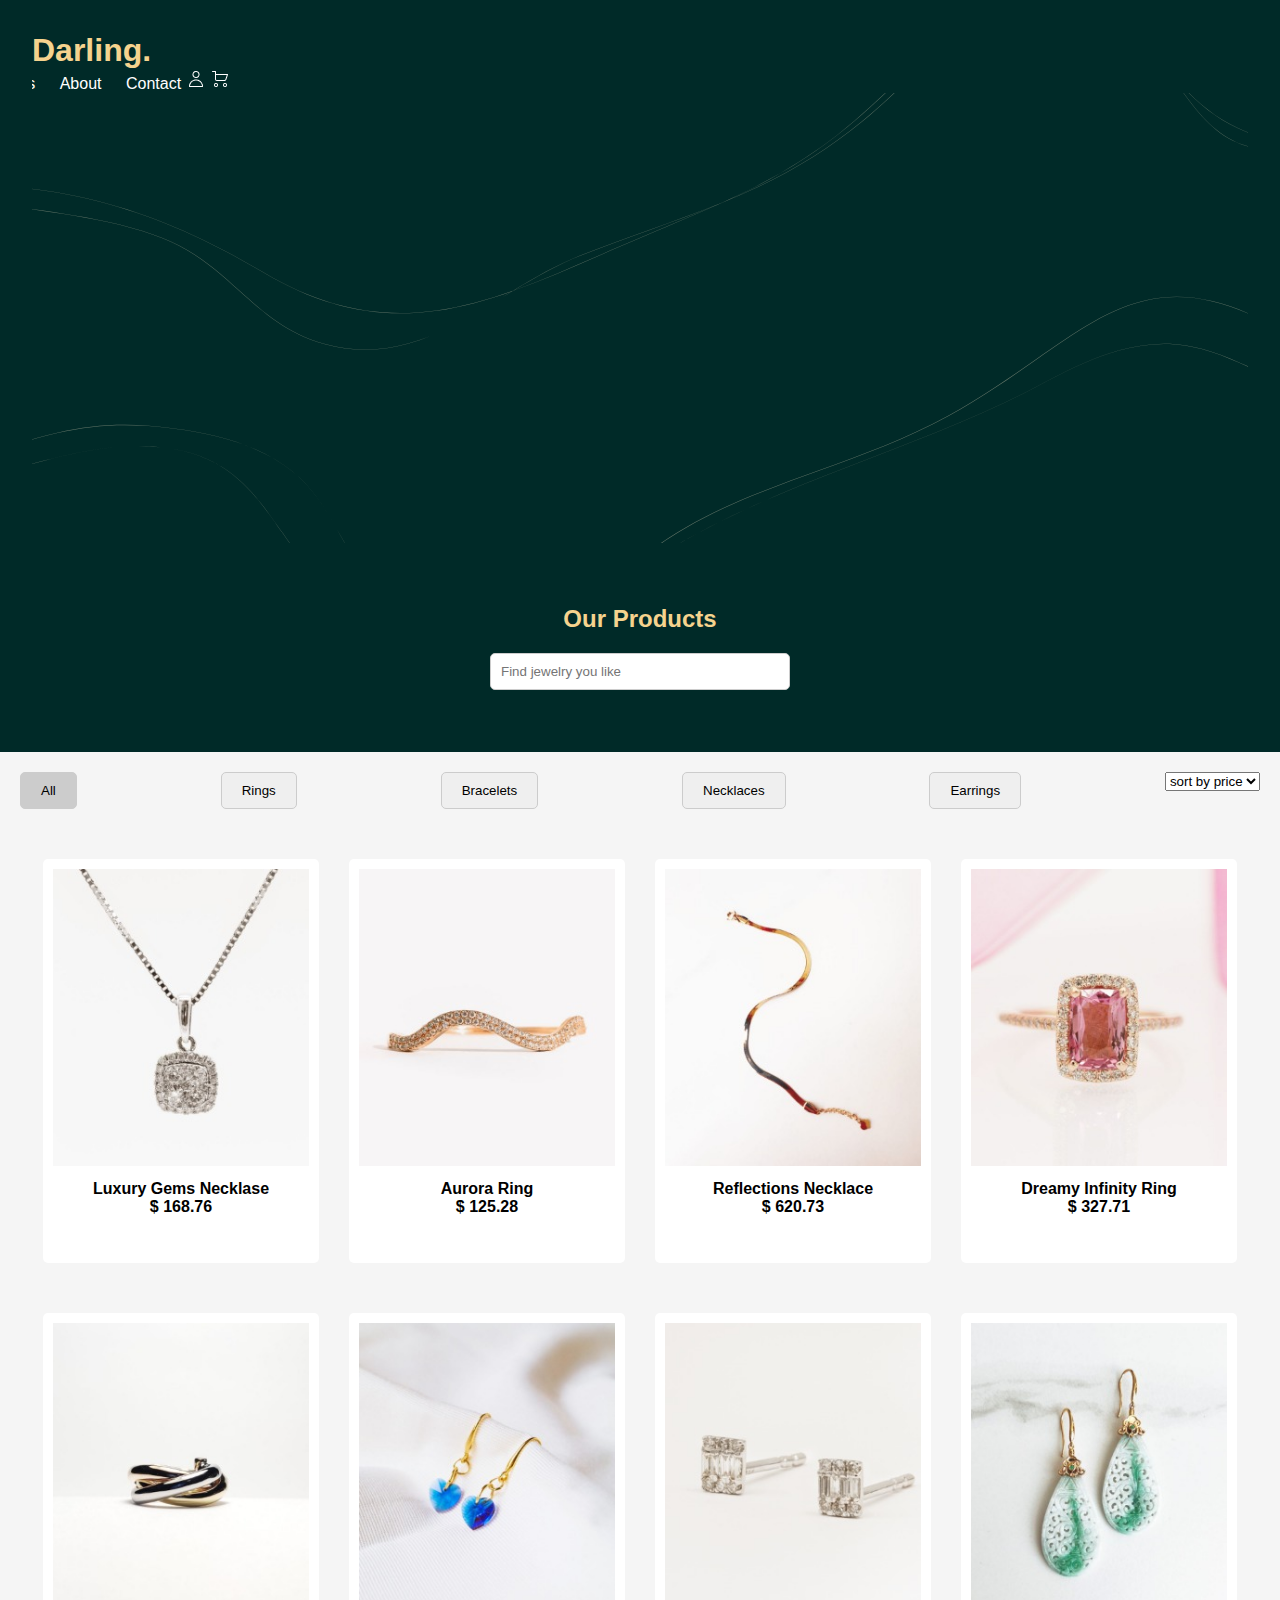
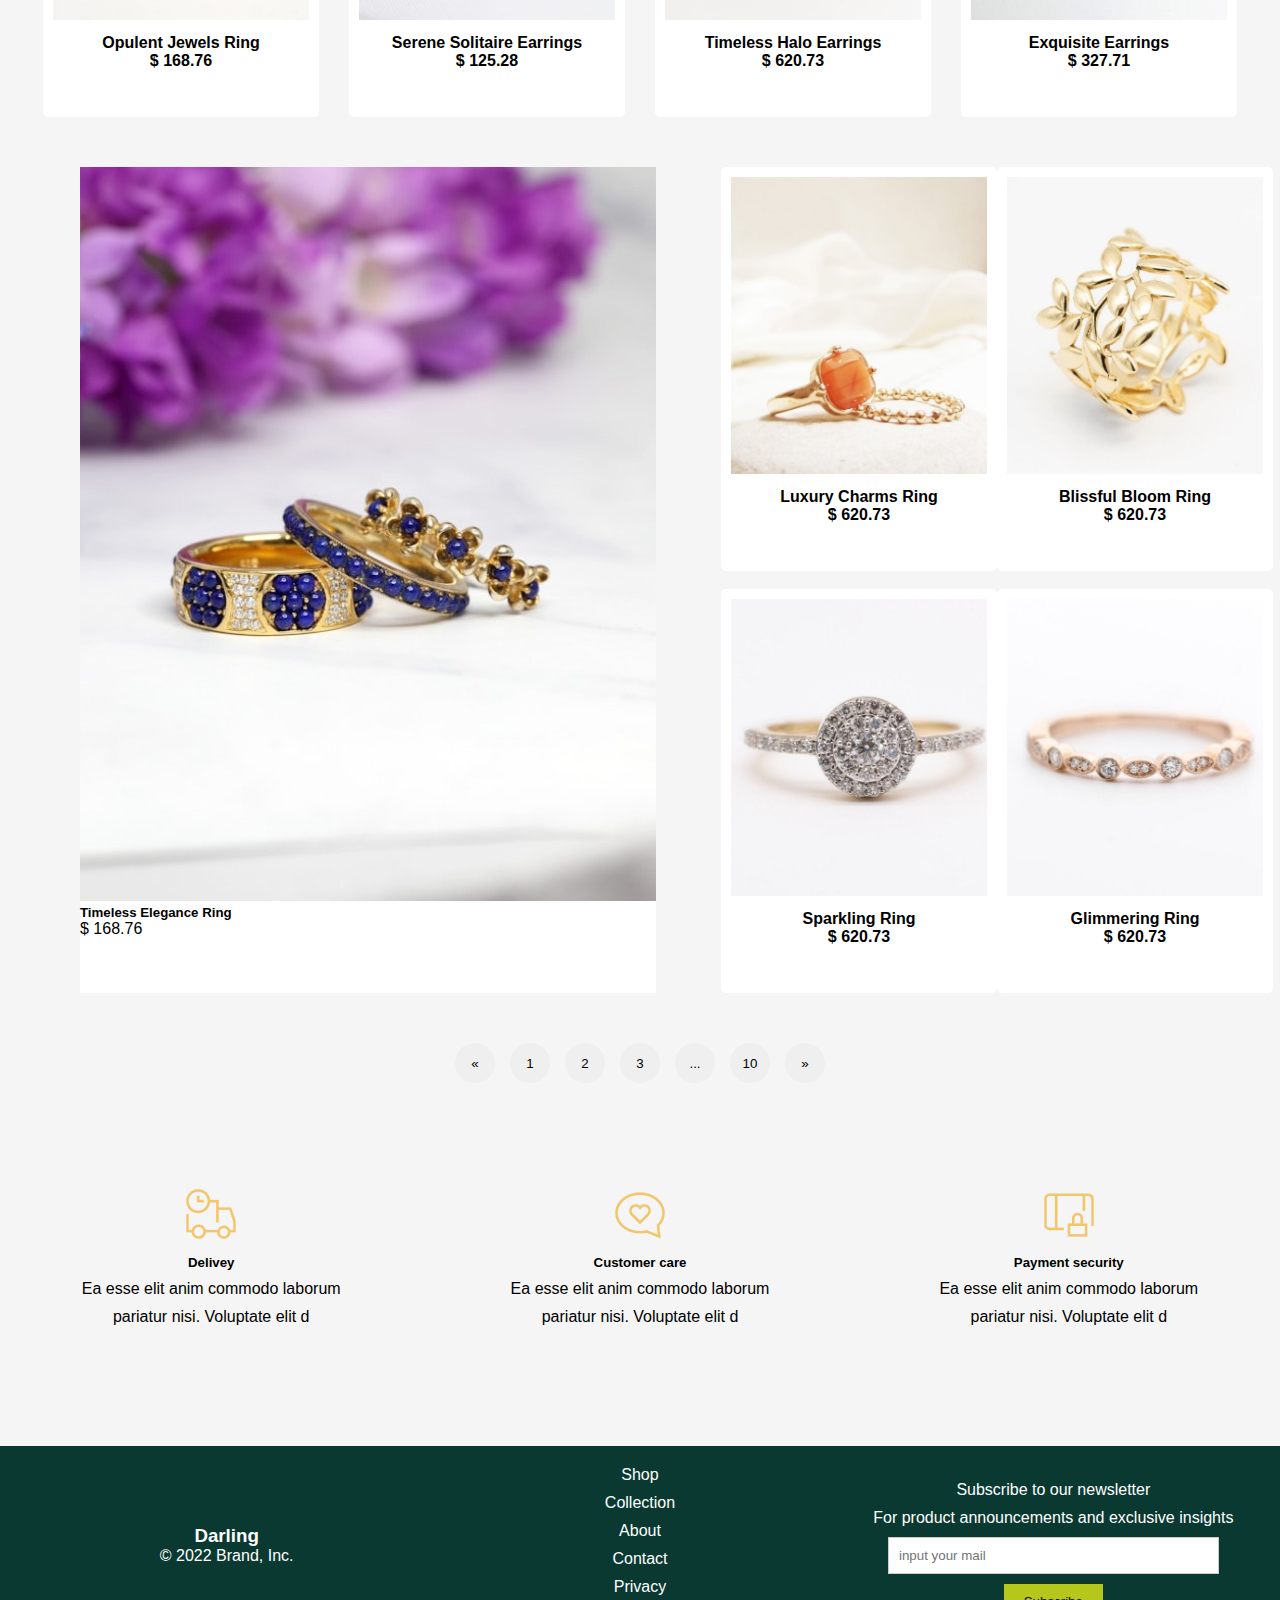
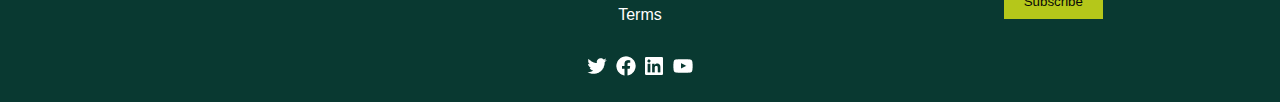
<file: pages/product-listing.html>
<!DOCTYPE html>
<html lang="es">
<head>
    <meta charset="UTF-8">
    <meta name="viewport" content="width=device-width, initial-scale=1.0">
    <title>Product Listing</title>
    <link rel="stylesheet" href="/styles/listing.css">
</head>
<body>
    <header>
        <nav>
            <div class="logo">Darling.</div alt=""width="95px" height="46px">
            <ul>
                <li><a href="../index.html">Home</a></li>
                <li><a href="product-listing.html">Shop</a></li> <u></u>
                <li><a href="#">Collections</a></li>
                <li><a href="#">About</a></li>
                <li><a href="#">Contact</a></li>
                <img src="/images/logos--listing-jhon/logo personita.png" alt="">
                <img src="/images/logos--listing-jhon/logo carrito.png" alt="">
                <img src="/images/logos--listing-jhon/fondo verde.png" alt="">
            </ul>
            <div class="icons">
                <a href="#"><i class="fa fa-user"></i></a>
                <a href="#"><i class="fa fa-shopping-cart"></i></a>
            </div>
        </nav>
        <div class="hero">
            <h1>Our Products</h1>
            <div class="search-bar">
                <input type="text" placeholder="Find jewelry you like">
            </div>
        </div>
    </header>
    <main>
        <div class="product-filter">
          <button class="active">All</button> 
            <button>Rings</button>
            <button>Bracelets</button>
            <button>Necklaces</button>
            <button>Earrings</button>
            <div class="sort">
                
                <select id="sort">
                    <option value="asc">sort by price</option>
                    
                </select>
            </div>
        </div>
        <div class="product-grid">
            <!-- imagenes joyas-->
          <div class="product_grid-line1">
            <div class="producto">
              <img src="/images/imagenes-listing-jhon/loxury.jpg" alt="">
              <h5> Luxury Gems Necklase</h5>
              <p>$ 168.76</p>
            </div>
              <div class="producto">
                <img src="/images/imagenes-listing-jhon/aurora.jpg" alt="">
                <h5>Aurora Ring</h5>
                <p>$ 125.28</p>
              </div>
              <div class="producto">
                <img src="/images/imagenes-listing-jhon/reflections.jpg" alt="">
                <h5>Reflections Necklace</h5>
                <p>$ 620.73</p>
              </div>
              <div class="producto">
                <img src="/images/imagenes-listing-jhon/dreamy.jpg" alt="">
                <h5>Dreamy Infinity Ring</h5>
                <p>$ 327.71</p>
              </div>
          </div>
          <div class="product_grid-line2">
              <div class="producto">
                <img src="/images/imagenes-listing-jhon/opulent.jpg" alt="">
                <h5>Opulent Jewels Ring</h5>
                <p>$ 168.76</p>
              </div>
              <div class="producto">
                <img src="/images/imagenes-listing-jhon/serene.jpg" alt="">
                <h5>Serene Solitaire Earrings</h5>
                <p>$ 125.28</p>
              </div>
              <div class="producto">
                <img src="/images/imagenes-listing-jhon/timeles.jpg" alt="">
                <h5>Timeless Halo Earrings</h5>
                <p>$ 620.73</p>
              </div>
              <div class="producto">
                <img src="/images/imagenes-listing-jhon/exquisite.jpg" alt="">
                <h5>Exquisite Earrings</h5>
                <p>$ 327.71</p>
              </div>
          </div>
          <div class="product_grid-five-elements">
          <div class="product_grid-big">
              <div class="producto-Big">
                <img src="/images/imagenes-listing-jhon/timeles elegance.jpg" alt="">
                <h5>Timeless Elegance Ring</h5>
                <p>$ 168.76</p>
              </div> 
          </div>
          <div class="product_grid-column">
            <div class="product_grid-line3">
              <div class="producto">
                <a href="details-products.html"><img src="/images/imagenes-listing-jhon/laxury charms.jpg" alt=""></a>
                <h5>Luxury Charms Ring</h5>
                <p>$ 620.73</p>
              </div>
              <div class="producto">
                <img src="/images/imagenes-listing-jhon/blissful.jpg" alt="">
                <h5>Blissful Bloom Ring</h5>
                <p>$ 620.73</p>
              </div>
            </div>
            <div class="product_grid-line4">
              <div class="producto">
                <img src="/images/imagenes-listing-jhon/sparkling ring.jpg" alt="">
                <h5>Sparkling Ring </h5>
                <p>$ 620.73</p>
              </div>
              <div class="producto">
                <img src="/images/imagenes-listing-jhon/glimmering.jpg" alt="">
                <h5>Glimmering Ring </h5>
                <p>$ 620.73</p>
              </div>
            </div>
          </div>
        </div>
              


              
              
           
        </div>
        <div class="pagination">
            <button>&laquo;</button>
            <button class=>1</button>
            <button class="active">2</button>
            <button>3</button>
            <button>...</button>
            <button>10</button>
            <button>&raquo;</button>
           
        </div>
        <!-- logos finales-->

        <div class="container_finals-logs">
          <div class="finals-logs1">
            <img src="/images/logos--listing-jhon/logo delivey.png">
            <h5>Delivey</h5>
            <p>Ea esse elit anim commodo laborum</p>
            <p> pariatur nisi. Voluptate elit d</p>
          </div>  

          <div class="finals-logs2">
            <img src="/images/logos--listing-jhon/logo customer.png" alt="">
            <h5>Customer care</h5>
            <p>Ea esse elit anim commodo laborum</p>
            <p> pariatur nisi. Voluptate elit d</p>
          </div>

          <div class="finals-logs3">
            <img src="/images/logos--listing-jhon/logo paymnet.png" alt="">
            <h5>Payment security</h5>
            <p>Ea esse elit anim commodo laborum</p>
            <p> pariatur nisi. Voluptate elit d</p>
          </div>
        </div>

        
    </main>
    <footer>
      <div class="partDos">
        <div class="izq">
          <h3>Darling</h3>
          <p>© 2022 Brand, Inc.</p>
        </div>
        <div class="cen">
          <p>Shop</p>
          <p>Collection</p>
          <p>About</p>
          <p>Contact</p>
          <p>Privacy</p>
          <p>Terms</p>
        </div>
        <div class="der">
          <p>Subscribe to our newsletter</p>
          <p>For product announcements and exclusive insights</p>
          <input type="text" placeholder="input your mail">
          <button type="button">Subscribe</button>
        </div>
       
  
      </div>
      <img src="/images/logos--listing-jhon/Logo twitter 2.png" alt="">
      <img src="/images/logos--listing-jhon/Logo facebook 2.png" alt="">
      <img src="/images/logos--listing-jhon/Logo linkedin 2.png" alt="">
      <img src="/images/logos--listing-jhon/Logo youtube 2.png" alt="">
      
    </div>
  
  
  
   </footer>
   <script src="../scripts/scrip3.js"></script>
  </body>
  </html>
</file>
<file: styles/index.css>
/* General styling */
body {
  margin: 0;
  padding: 0;
  font-family: sans-serif;
}

.container {
  max-width: 1000px;
  margin: 0 auto;
  padding: 20px;
  color: #ad8a1f;
}

body {
  margin: 0;
  padding: 0;
  font-family: Arial, sans-serif;
}

header {
  background-color: #093931;
  padding: 20px 0;
  justify-content: space-between;
}

.container {
  max-width: 1200px;
  margin: 0 auto;
  padding: 0 20px;
}

nav {
  display: flex;
  justify-content: space-between;
  align-items: center;
}

.logo h1 {
  color: #ad8a1f;
  font-size: 24px;
}

nav ul {
  display: flex;
  list-style: none;
}

nav ul li {
  margin-left: 20px;
}

nav a {
  color: #ad8a1f;
  text-decoration: none;
}

.icons a {
  color: #ad8a1f;
  margin-left: 15px;
  text-decoration: none;
}

.hero {
  display: flex;
  align-items: center;
  padding: 50px 0;
}

.hero-content {
  flex: 1;
}

.hero h2, .hero h3 {
  color: #ad8a1f;
}

.hero h2 {
  font-size: 48px;
  margin-bottom: 10px;
}

.hero h3 {
  font-size: 32px;
  margin-bottom: 20px;
}

.btn {
  background-color: #ad8a1f;
  color: #093931;
  padding: 10px 20px;
  text-decoration: none;
  border-radius: 5px;
  font-weight: bold;
}

.hero-images {
  flex: 1;
  position: relative;
  text-align: right;
}

.image-main {
  width: 100%;
  height: auto;
}

.image-overlay {
  position: absolute;
  top: 50%;
  right: -50px;
  width: 60%;
  height: auto;
  transform: translateY(-50%);
}
/* Main section styling */
main {
  padding: 50px 0;
}
.info{
  background-color: #ffff;
  text-align: center;
}
.subTitle{
  color: #1f7f15;
}

.contacto,
.productos,
.selection,
.story {
  margin-bottom: 50px;
  text-align: center;
}
.collection{
  display: flex;
  flex-wrap: wrap;
  gap: 10px;

}
.producto {
  padding: 10px;
  text-align: center;
  flex: 1 0 25%; 
  box-sizing: border-box;
}

.btnCollection{
  flex: 100%;
  text-align: center;
  padding: 15px 30px;
  font-size: 100%;
}
.TitleThree {
  text-align: center;
  margin-bottom: 20px;
  color: #1f7f15;
  width: 100%;
}

.productos,
.selection {
  display: flex;
  flex-wrap: wrap;
  justify-content: space-between;
}

.productos img {
  width: 200px;
  height: 200px;
  object-fit: cover;
  margin-bottom: 10px;
}


.collection img {
  width: 200px;
  height: 200px;
  object-fit: cover;
  margin-bottom: 10px;
}

.imagenCua img {
  width: 200px;
  height: 200px;
  object-fit: cover;
  margin-bottom: 10px;
  
}

.story img {
  width: 80%;
  height: 80%;
}

button {
  border-radius: 60px;
  color: #1f7f15;
  font-size: 150%;
}

/* Footer styling */

.footer_container{
  display: flex;
  flex-direction: column;
}

.footer-section1{
  display: flex;
  justify-content: center;
  height: 550px;
  background-color: #093931;
  gap: 50px;
}

.footer-section1 h4{
  font-size: 33px;
  color: #FFFFFF;
  font-weight: 600;
  line-height: 68px;
  width: 311px;
  height: 68px;
}
.footer-section1-left p{
  font: 400;
  font-size: 16px;
  color: white;
  width: 264px;
  height: 104px;
}

.footer-section1-left{
  display: flex;
  flex-direction: column;
  justify-content: center;
  margin: 0px ;
}

.footer-section1 img{
  width: 300px;
  height: 375px;
  border-radius: 8px;
}
.footer-section1-right{
  width: 696px;
  display: flex;
  align-items: center;
  color: #FFFFFF;
  margin: 0px 0px 0px 100px;
}

.text_section1{
  margin: 0px 0px 0px 0px;
  display: flex;
  flex-direction: column;
  justify-content: center;
  background-color: #171A1F4D;
  border-radius: 0px 8px 8px 0px;
  width: 400px;
  height: 375px;
  gap: 7px;

}

.text_section1 strong{
  margin: 0px 0px 0px 40px;
}

.text_section1 p{
  width: 324px;
  color: #FFFFFF;
  margin-bottom: 10px;
  margin: 0px 0px 20px 40px;
}
.footer_section2{
  flex-direction: column;
  display: flex;
  background-color: #093931;
}

.footer_section2 div span{
  margin: 48px 0px 0px 0px;
  display: flex;
  font-weight: 400;
  font-size: 30px;
  line-height: 46px;
  color: #F5D38E;
}

.footer_section2-list1{
  margin: 48px 0px 0px 0px;

}
.footer_section2-list1 li{
  padding: 8px;
}

.footer_section2-list1 a{
  color: #FFFFFF;
  font-size: 14px;
  font-weight: 400;
  line-height: 22px;
}

.footer_section2-list2{
  margin: 48px 0px 0px 0px;
}

.footer_section2-list2 li{
  padding: 8px;
}
.footer_section2-list2 a{
  color: #FFFFFF;
  font-size: 14px;
  font-weight: 400;
  line-height: 22px;
}

.footer_section2-form{
  display: flex;
  flex-direction: column;
  margin: 48px 0px 0px 0px;
  gap: 8px;
}

.footer_section2-form h5{
  font-weight: 400;
  font-size: 20px;
  line-height: 30px;
  color: #FFFFFF;
}
.footer_section2-form p{
  font-weight: 400;
  font-size: 14px;
  line-height: 20px;
  color: #FFFFFF;
}

.footer_section2-form input{
  color: #FFFFFF;
  margin-right: 0px;
  padding-left: 10px;
  background-color: #093931;
  border: 1px solid #FFFFFF;
  width: 273px;
  height: 35px;
  border-radius: 18px 0px 0px 18px;
  font-size: 14px;
}

.footer_section2-form input::placeholder{
  color: #FFFFFF;
}
.footer_section2-form button{
  background-color: #F2C66D;
  width: 114px;
  height: 36px;
  border: none;
  border-radius: 0px 18px 18px 0px;
  margin-left: 0;
}


.footer_section2-flex{
  display: flex;
  justify-content: space-evenly;
}

.footer_section2_finally{
  display: flex;
  justify-content: flex-start;
  margin: 96px 0px 30px 130px;
  gap: 770px;
}

.footer_section2_finally-p p{
  color: #FFFFFF;
}

.footer_section2_finally-social_networks{
  display: flex;
  gap: 13px;
}
</file>
<file: styles/payment-method.css>
body {
    font-family: sans-serif;
    margin: 0;
    padding: 0;
  }
  
  header {
    background-color: #093931;
    padding: 20px 0;
  }
  
  .container {
    max-width: 1000px;
    margin: 0 auto;
  }
  nav a {
   
    text-decoration: none;
    color:white;
  }
  
  h1 {
    text-align: left;
    color: #ad8a1f;
  }
  
  nav {
    text-align: right; 
  }
  
  nav ul {
    list-style: none;
    margin: 0;
    padding: 0;

  }
  
  nav li {
    display: inline-block;
    margin: 0 10px;
    
  }
  
  nav a {
    text-align: none;
    color:white;
  }
  
.container_main{
  display: flex;
}

.container_main-left{
  width: 800px;
  display: flex;
  flex-direction: column;
  gap: 20px;
  margin-top: 60px;

}

.title-container-main-left{
  margin: 0px 0px 0px 132px;
  font-size: 24px;
  font-weight: 700;
}

.container_main-left img{
  margin: 0px 36px 0px 132px;
}

.container_main-left-one{
  display: flex;
  align-items: center;
 
}

.container_main-left-two{
  display: flex;
  align-items: center;
 
}

.container_main-left-three{
  display: flex;
  align-items: center;
}

.container_main-left-one-text{
  display: flex;
  flex-direction: column;
  margin: 0px 50px 0px 0px;
}

.container_main-left-two-text{
  display: flex;
  flex-direction: column;
  margin: 0px 70px 0px 0px;
}

.container_main-left-three-text{
  display: flex;
  flex-direction: column;
  margin: 0px 80px 0px 0px;
}

.container_main-right{
  display: flex;
  flex-direction: column;
  margin: 37px 0px 0px 0px;
}

.container_main-right-title p{
  font-size: 24px;
  font-weight: 700;
}

.container_main-right-mastercard p{
  font-weight: 400;
  font-size: 12px;
  color: #379AE6;
}

.container_main-right-mastercard input{ 
  width: 300px;
  height: 60px;
  border: 1px solid #0D554A;
  background-color: #FFFFFF;
  border-radius: 4px;
}

.container_main-right-voucher{
  margin: 30px 0px 0px 0px;
  font-weight: 700;
  font-size: 18px;
}

.container_main-right-descount{
  display: flex;
  margin: 10px 0px 0px 0px;
  gap: 8px;
}

.container_main-right-descount-1{
  width: 220px;
  height: 35px;
  border: 1px solid #9095A0;
  border-radius: 4px;
  background-color: #FFFFFF;
}

.container_main-right-descount-2{
  width: 73px;
  height: 35px;
  border: none;
  border-radius: 4px;
  background-color: #F2C66D;
  border-radius: 4px;
}

.container_main-right-15OFF{
  font-weight: 400;
  font-size: 12px;
  color: #8F640C;
}

.container_main-right_Summary{
  display: flex;
  flex-direction: column;
  margin: 0px;
  padding: 0px;

}

.container_main-right_Summary-1 p{
  font-size: 18px;
  font-weight: 700;
  color: #171A1F;
}

.container_main-right_Summary-2{
  display: flex;
  justify-content: space-between;
  align-items: center;
}

.container_main-right_Summary-2 p{
  font-size: 12px;
  font-weight: 400;
}

.container_main-right_Summary-3{
  display: flex;
  justify-content: space-between;
  align-items: center;
}

.container_main-right_Summary-3 p{
  font-size: 12px;
  font-weight: 400;
}

.container_main-right_Summary-4{
  display: flex;
  justify-content: space-between;
  align-items: center;
}

.container_main-right_Summary-4 p{
  font-size: 12px;
  font-weight: 400;
}

.container_main-right_Summary-5{
  display: flex;
  justify-content: space-between;
  align-items: center;
}

.container_main-right_Summary-5 p{
  font-size: 12px;
  font-weight: 400;
  color: #171A1F;
}

.container_main-right_Summary-5 strong{
  color: #E8502E;
}

.container_main-right-button-procedtopayment{
  margin: 10px 0px 0px 0px;
}

.container_main-right-button-procedtopayment button{
  width: 300px;
  height: 44px;
  border-radius: 22px;
  background-color: #0D554A;
  color: #FFFFFF;
  border: none;
}

.product-grid-line{
  display: flex;
  justify-content: space-between;
  
}

.producto{
  width: 276px;
  height: 410px;
}

.producto img{
  width: 260px;
  height: 320px;
}

.product-grid{
  margin: 100px 0px 60px 0px;
  height: 586px;
  display: flex;
  flex-direction: column;
  gap: 10px;
}

.product-grid-nav{
  display: flex;
  justify-content: space-between;
  align-items: space-evenly;
  margin: 0px 15px 0px 15px;
}

  
/* Footer styling */
footer {
    background-color:  #093931;
  }
  
  .PartUno,
  .partDos {
    color: #fff;
    display: flex;
    justify-content: space-between;
    align-items: center;
    margin-bottom: 20px;
  }
  
  .izquierda,
  .derecha,
  .izq,
  .cen,
  .der {
    flex: 1;
  }
  
  footer p {
    margin-bottom: 10px;
  }
  
  footer input {
    padding: 10px;
    border: 1px solid #ccc;
    margin-bottom: 10px;
    width: 80%;
  }
  
  footer button {
    background-color: #d3e016da;
    color: #070706;
    padding: 10px 20px;
    border: none;
    cursor: pointer;
  }
</file>
<file: styles/payment.css>
/*Header */
body {
    font-family: sans-serif;
    margin: 0;
    padding: 0;
  }
  
  header {
    background-color: #093931;
    padding: 20px 0;
  }
  
  .container {
    max-width: 1000px;
    margin: 0 auto;
  }
  nav a {
   
    text-decoration: none;
    color:white;
  }
  
  h1 {
    text-align: left;
    color: #ad8a1f;
  }
  
  nav {
    text-align: right;
  }
  
  nav ul {
    list-style: none;
    margin: 0;
    padding: 0;

  }
  
  nav li {
    display: inline-block;
    margin: 0 10px;
    
  }
  
  nav a {
    text-align: none;
    color:white;
  }

/* Main styling */

.center {
    max-width: 600px;
    margin: 0 auto;
    background-color: white;
    border-radius: 10px;
    overflow: hidden;
    box-shadow: 0 0 10px rgba(0,0,0,0.1);
}

.title {
    text-align: center;
    padding: 20px;
}

.title img {
    width: 150px;
    height: 150px;
    border-radius: 50%;
    object-fit: cover;
}

.title h3 {
    margin: 15px 0 5px;
    color: #333;
}

.title p {
    color: #666;
    margin: 0;
}

.card {
    padding: 20px;
}

.card > div {
    margin-bottom: 20px;
}

.date, .customer, .payment, .order, .total {
    display: flex;
    align-items: center;
    margin-bottom: 10px;
}

.date img, .customer img, .payment img, .order img, .total img {
    width: 20px;
    height: 20px;
    margin-right: 10px;
}

.subname {
    flex: 1;
    color: #666;
    margin: 0;
}

.contenido {
    font-weight: bold;
    margin: 0;
}

hr {
    border: none;
    border-top: 1px solid #eee;
    margin: 15px 0;
}

.ring, .earrings {
    display: flex;
    align-items: center;
    margin-bottom: 15px;
}

.ring img, .earrings img {
    width: 60px;
    height: 60px;
    object-fit: cover;
    margin-right: 15px;
    border-radius: 5px;
}

.ring h5, .earrings h5 {
    margin: 0 0 5px;
}

.ring p, .earrings p {
    margin: 0;
    color: #666;
    font-size: 0.9em;
}

.btn {
    text-align: center;
}

button {
    background-color: #2c5545;
    color: white;
    border: none;
    padding: 10px 20px;
    border-radius: 5px;
    cursor: pointer;
    font-size: 1em;
}

button:hover {
    background-color: #1e3c30;
}

/* Footer styling */
footer {
    background-color:  #093931;
  }
  
  .PartUno,
  .partDos {
    color: #fff;
    display: flex;
    justify-content: space-between;
    align-items: center;
    margin-bottom: 20px;
  }
  
  .izquierda,
  .derecha,
  .izq,
  .cen,
  .der {
    flex: 1;
  }
  
  footer p {
    margin-bottom: 10px;
  }
  
  footer input {
    padding: 10px;
    border: 1px solid #ccc;
    margin-bottom: 10px;
    width: 80%;
  }
  
  footer button {
    background-color: #d3e016da;
    color: #070706;
    padding: 10px 20px;
    border: none;
    cursor: pointer;
  }
</file>
<file: styles/details-products.css>
*{
    margin: 0;
    padding: 0;
    list-style: none;
    text-decoration: none;
    font-family: Verdana, Geneva, Tahoma, sans-serif;
}

body {
    display: flex;
    flex-direction: column;
}

.container_header{
    width: 1440;
    height: 65px;
    background-color: #093931;
    display: flex;
    justify-content: flex-end;
    padding-right: 100px;
    gap: 30px;
    text-align: center;
    align-items: center;
    color: white;
}

.container_header span{
    width: 95px;
    height: 46px;
    font-weight: 400;
    font-size: 32px;
    margin-right: 600px;
    color: #F5D38E;
}

.container_header img{
    width: 20px;
    height: 20px;
}

.container_header ul{
    display: flex;
    gap: 30px;
    
}

.container_header ul a li{
    font-family: Verdana, Geneva, Tahoma, sans-serif;
    color: white;
    font-size: 14px;
    line-height: 22px;
}
.container_box1{
    display: flex;
    justify-content: flex-start;
}

.directory-web{
    margin: 72px 0px 0px 110px;
    display: flex;
    justify-content: flex-start;
    text-align: center;
    align-items: center;
    gap: 10px;
}

.directory-web img{
    width: 16px;
    height: 16px;
}

.imgs_left img{
    width: 64px;
    height: 82px;
    border-radius: 4px;
}

.imgs_left {
    display: flex;
    flex-direction: column;
    gap: 20px;
    margin: 40px 0px 0px 110px;

}

.img_middle {
    margin: 40px 0px 0px 15px;
}

.img_middle img{
    width: 477px;
    height: 636px;
    border-radius: 8px;
}

.box1_info{
    justify-content: center;
    display: flex;
    flex-direction: column;
    gap: 10px;
    margin-left: 40px;
    margin-top: 20px;
}

.box1_info h1{
    font-weight: 600;
    font-size: 40px;
    color: #0D554A;
}

.box1_info-code{
    font-weight: 400;
    font-size: 16px;
    line-height: 26px;
}

.box1_info-price{
    font-weight: 600;
    font-size: 40px;
    line-height: 56px;
}

.box1_info strong{
    font-size: 16px;
    font-weight: 700;
    line-height: 26px;
}

.container_buttons-color{
    display: flex;
    gap: 10px;
}

.box1_info-color1{
    border: 1px solid #DEE1E6;
    width: 36px;
    height: 36px;
    border-radius: 50px;
    background-color: #DEE1E6;
}

.box1_info-color2{
    border: 2px solid rgb(0, 0, 0);
    width: 36px;
    height: 36px;
    border-radius: 50px;
    background-color: #E6AE87;
}

.texts_box1-info-sizes{
    display: flex;
    justify-content: space-between;
}

.box1_info-sizes{
    display: flex;
    flex-direction: row;
}

.box1_info-sizes button{
    width: 41px;
    height: 36px;
    border: 1px solid #565E6C;
    border-radius: 4px;
    margin: 0px 5px 0px 0px;
}

.box1_info-sum-min {
    display: flex;
    gap: 12px;
}

.box1_info-sum-min button{
    width: 41px;
    height: 44px;
    border-radius: 4px;
    background-color: #F3F4F6;
    border: 1px solid #DEE1E6;
}

.box1_info-buy-car{
    display: flex;
    gap: 20px;
    margin: 15px 0px 15px 0px;
}

.box1_info-add-car{
    display: flex;
    width: 266px;
    height: 52px;
    border-radius: 26px;
    border: 1px solid #0D554A;
    color: #0D554A;
    align-items: center;
    justify-content: center;
}

.box1_info-add-car img{
    width: 24px;
    height: 24px;
}

.box1_info-buy{
    border: 1px solid black;
    width: 266px;
    height: 52px;
    border-radius: 26px;
    background-color:  #0D554A;
    color: white;
    text-align: center;
    justify-content: center;
}

.container_columns-desplegables{
    display: flex;
    flex-direction: row;
    justify-content: center;
    gap: 20px;
}

.column1_desplegable div{
    width: 266px;
    display: flex;
    justify-content: space-between;
    margin-bottom: 10px;
    margin-top: 20px;
}

.column2_desplegable div{
    width: 266px;
    display: flex;
    justify-content: space-between;
    margin-bottom: 10px;
    margin-top: 20px;
}
.container_columns-desplegables hr {
    width: 266px;
}

.container_box2{
    width: 1176px;
    height: 950px;
    border-radius: 8px;
    background-color: #FAFAFB;
    margin-left: 132px;
    margin-top: 80px;
}

.container_box2 strong{
    font-size: 16px;
    line-height: 26px;
    font-weight: 400;
    margin: 10px 0px 10px 0px ;
}

.container_box2 h2{
    font-size: 40px;
    font-weight: 600;
    line-height: 56px;
    color: #0D554A;
    margin: 20px 0px 25px 0px;
}

.container_box2 p{
    margin: 20px 0px 40px 0px;
    font-size: 18px;
    line-height: 28px;
    font-weight: 400px;
    color: #323842;
}

.container_box2 img{
    width: 900px;
    height: 582px;
    border-radius: 8px;
    margin-top: 10px;
}

.container_box3{
    display: flex;
    justify-content: center;
    height: 232px;
    background-color: #FFFFFF;
}

.container_box3 div{
    display: flex;
    flex-direction: column;
    align-items: center;
    gap: 10px;
}

.container_box3 p{
    text-align: center;
}

.container_box3 img{
    width: 62px;
    height: 62px;
    margin-bottom: 10px;
    margin-top: 30px;
}

.container_box3 strong{ 
    font-weight: 600;
    font-size: 18px;
    line-height: 28px;
}

.container_box3 p{
    font-weight: 400;
    font-size: 16px;
    line-height: 26px;
}

.container_box4{
    display: flex;
    flex-direction: row;
    justify-content: center;
    gap: 30px;
    margin: 40px 0px 100px 10px;
}

article h3{
    font-weight: 600;
    font-size: 40px;
    line-height: 56px;
    color: #0D554A;
    margin: 48px 0px 0px 45px;
}

.container_box4 img {
    width: 230px;
    height: 280px;
    border-radius: 8px;
    border: 1px solid black;
}

.container_box4 strong{
    font-weight: 700;
    font-size: 24;
    line-height: 36px;
}

.container_box4 p {
    font-weight: 400;
    font-size: 16px;
    line-height: 26px;
}

.container_box4 div{
    display: flex;
    flex-direction: column;
}

.footer_container{
    display: flex;
    flex-direction: column;
}

.footer-section1{
    display: flex;
    justify-content: center;
    height: 550px;
    background-color: #093931;
    gap: 50px;
}

.footer-section1 h4{
    font-size: 33px;
    color: #FFFFFF;
    font-weight: 600;
    line-height: 68px;
    width: 311px;
    height: 68px;
}

.footer-section1-left p{
    font: 400;
    font-size: 16px;
    color: white;
    width: 264px;
    height: 104px;
}

.footer-section1-left{
    display: flex;
    flex-direction: column;
    justify-content: center;
    margin: 0px ;
}

.footer-section1 img{
    width: 300px;
    height: 375px;
    border-radius: 8px;
}

.footer-section1-right{
    width: 696px;
    display: flex;
    align-items: center;
    color: #FFFFFF;
    margin: 0px 0px 0px 100px;
}

.text_section1{
    margin: 0px 0px 0px 0px;
    display: flex;
    flex-direction: column;
    justify-content: center;
    background-color: #171A1F4D;
    border-radius: 0px 8px 8px 0px;
    width: 400px;
    height: 375px;
    gap: 7px;
  
}

.text_section1 strong{
    margin: 0px 0px 0px 40px;
}

.text_section1 p{
    width: 324px;
    color: #FFFFFF;
    margin-bottom: 10px;
    margin: 0px 0px 20px 40px;
}

.footer_section2{
    flex-direction: column;
    display: flex;
    background-color: #093931;
}

.footer_section2 div span{
    margin: 48px 0px 0px 0px;
    display: flex;
    font-weight: 400;
    font-size: 30px;
    line-height: 46px;
    color: #F5D38E;
}

.footer_section2-list1{
    margin: 48px 0px 0px 0px;

}

.footer_section2-list1 li{
    padding: 8px;
}

.footer_section2-list1 a{
    color: #FFFFFF;
    font-size: 14px;
    font-weight: 400;
    line-height: 22px;
}

.footer_section2-list2{
    margin: 48px 0px 0px 0px;
}

.footer_section2-list2 li{
    padding: 8px;
}

.footer_section2-list2 a{
    color: #FFFFFF;
    font-size: 14px;
    font-weight: 400;
    line-height: 22px;
}

.footer_section2-form{
    display: flex;
    flex-direction: column;
    margin: 48px 0px 0px 0px;
    gap: 8px;
}

.footer_section2-form h5{
    font-weight: 400;
    font-size: 20px;
    line-height: 30px;
    color: #FFFFFF;
}
.footer_section2-form p{
    font-weight: 400;
    font-size: 14px;
    line-height: 20px;
    color: #FFFFFF;
}

.footer_section2-form input{
    color: #FFFFFF;
    margin-right: 0px;
    padding-left: 10px;
    background-color: #093931;
    border: 1px solid #FFFFFF;
    width: 273px;
    height: 35px;
    border-radius: 18px 0px 0px 18px;
    font-size: 14px;
}

.footer_section2-form input::placeholder{
    color: #FFFFFF;
}

.footer_section2-form button{
    background-color: #F2C66D;
    width: 114px;
    height: 36px;
    border: none;
    border-radius: 0px 18px 18px 0px;
    margin-left: 0;
}


.footer_section2-flex{
    display: flex;
    justify-content: space-evenly;
}

.footer_section2_finally{
    display: flex;
    justify-content: flex-start;
    margin: 96px 0px 30px 130px;
    gap: 770px;
}

.footer_section2_finally-p p{
    color: #FFFFFF;
}

.footer_section2_finally-social_networks{
    display: flex;
    gap: 13px;
}






img {
    width: 30px;
    height: 30px;
}
</file>
<file: styles/ecommerce.css>
@import url("https://fonts.googleapis.com/css2?family=Lato:ital,wght@0,100;0,300;0,400;0,700;0,900;1,100;1,300;1,400;1,700;1,900&display=swap");

*{
    margin: 0;
    padding: 0;
    box-sizing: border-box;
    font-family: "Lato", sans-serif;
}

body {
    padding: 1rem;
}
/* HEADER */

  header {
    background-color: #093931;
    padding: 20px 0;
    justify-content: space-between;
  }
  
  .container {
    max-width: 1000px;
    margin: 0 auto;
  }
  nav a {
   
    text-decoration: none;
    color:white;
  }
  
  h1 {
    text-align: left;
    color: #ad8a1f;
  }
  
  nav {
    text-align: right; 
  }
  
  nav ul {
    list-style: none;
    margin: 0;
    padding: 0;

  }
  
  nav li {
    display: inline-block;
    margin: 0 10px;
    
  }
  
  nav a {
    text-align: none;
    color:white;
  }
  
/*MAIN*/
#filtros {
    list-style: none;
    display: flex;
    justify-content: center;
    gap: 1rem;
  }
  
  #filtros li button {
    border: none;
    background-color: transparent;
    cursor: pointer;
  }
  
  #filtros li {
    width: 84px;
  }
  
  #filtros li button figure img {
    width: 100%;
    aspect-ratio: 1/1;
    border-radius: 50%;
    padding: 5px;
    border: none;
  }
  
  #filtros li button figure figcaption {
    font-size: 12px;
    line-height: 20px;
    font-weight: 700;
    color: #171a1fff;
    text-align: center;
    text-transform: capitalize;
  }

  #contenedorProductos {
    display: grid;
    grid-template-columns: repeat(auto-fit, minmax(132px, 1fr));
    gap: 1rem;
  }
  
  .card {
    background-color: #f8f9faff;
    border-radius: 6px;
    cursor: pointer;
  }
  
  .card figure {
    width: 100%;
    aspect-ratio: 1/1;
  }
  
  .card figure img {
    width: 100%;
    height: 100%;
    object-fit: cover;
    border-radius: 6px 6px 0 0;
  }
  
  .card h3 {
    padding: 0.5em 1em;
    font-size: clamp(12px, 1vw + 0.5rem, 2rem);
    line-height: 20px;
    font-weight: 700;
    color: #323842ff;
  }
  
  .card div {
    display: flex;
    justify-content: space-between;
    align-items: center;
    padding: 0.5em 1em;
  }
  
  .card div figure {
    display: flex;
    gap: 0.5em;
    align-items: center;
    width: auto;
    height: auto;
  }
  .card div figure img {
    width: 18px;
    height: 18px;
  }
  .card div figure figcaption {
    font-size: 11px;
  }
  
  .card div span {
    font-size: 14px;
    line-height: 22px;
    font-weight: 700;
    color: #ff6026ff;
  }

/*--Footer--*/
.footer_container{
    display: flex;
    flex-direction: column;
}

.footer-section1{
    display: flex;
    justify-content: center;
    height: 550px;
    background-color: #093931;
    gap: 50px;
}

.footer-section1 h4{
    font-size: 33px;
    color: #FFFFFF;
    font-weight: 600;
    line-height: 68px;
    width: 311px;
    height: 68px;
}

.footer-section1-left p{
    font: 400;
    font-size: 16px;
    color: white;
    width: 264px;
    height: 104px;
}

.footer-section1-left{
    display: flex;
    flex-direction: column;
    justify-content: center;
    margin: 0px ;
}

.footer-section1 img{
    width: 300px;
    height: 375px;
    border-radius: 8px;
}

.footer-section1-right{
    width: 696px;
    display: flex;
    align-items: center;
    color: #FFFFFF;
    margin: 0px 0px 0px 100px;
}

.text_section1{
    margin: 0px 0px 0px 0px;
    display: flex;
    flex-direction: column;
    justify-content: center;
    background-color: #171A1F4D;
    border-radius: 0px 8px 8px 0px;
    width: 400px;
    height: 375px;
    gap: 7px;
  
}

.text_section1 strong{
    margin: 0px 0px 0px 40px;
}

.text_section1 p{
    width: 324px;
    color: #FFFFFF;
    margin-bottom: 10px;
    margin: 0px 0px 20px 40px;
}

.footer_section2{
    flex-direction: column;
    display: flex;
    background-color: #093931;
}

.footer_section2 div span{
    margin: 48px 0px 0px 0px;
    display: flex;
    font-weight: 400;
    font-size: 30px;
    line-height: 46px;
    color: #F5D38E;
}

.footer_section2-list1{
    margin: 48px 0px 0px 0px;

}

.footer_section2-list1 li{
    padding: 8px;
}

.footer_section2-list1 a{
    color: #FFFFFF;
    font-size: 14px;
    font-weight: 400;
    line-height: 22px;
}

.footer_section2-list2{
    margin: 48px 0px 0px 0px;
}

.footer_section2-list2 li{
    padding: 8px;
}

.footer_section2-list2 a{
    color: #FFFFFF;
    font-size: 14px;
    font-weight: 400;
    line-height: 22px;
}

.footer_section2-form{
    display: flex;
    flex-direction: column;
    margin: 48px 0px 0px 0px;
    gap: 8px;
}

.footer_section2-form h5{
    font-weight: 400;
    font-size: 20px;
    line-height: 30px;
    color: #FFFFFF;
}
.footer_section2-form p{
    font-weight: 400;
    font-size: 14px;
    line-height: 20px;
    color: #FFFFFF;
}

.footer_section2-form input{
    color: #FFFFFF;
    margin-right: 0px;
    padding-left: 10px;
    background-color: #093931;
    border: 1px solid #FFFFFF;
    width: 273px;
    height: 35px;
    border-radius: 18px 0px 0px 18px;
    font-size: 14px;
}

.footer_section2-form input::placeholder{
    color: #FFFFFF;
}

.footer_section2-form button{
    background-color: #F2C66D;
    width: 114px;
    height: 36px;
    border: none;
    border-radius: 0px 18px 18px 0px;
    margin-left: 0;
}


.footer_section2-flex{
    display: flex;
    justify-content: space-evenly;
}

.footer_section2_finally{
    display: flex;
    justify-content: flex-start;
    margin: 96px 0px 30px 130px;
    gap: 770px;
}

.footer_section2_finally-p p{
    color: #FFFFFF;
}

.footer_section2_finally-social_networks{
    display: flex;
    gap: 13px;
}






img {
    width: 30px;
    height: 30px;
}
</file>
<file: styles/listing.css>
/* reset styles */
* {
  margin: 0;
  padding: 0;
  box-sizing: border-box;
}

/* body styles */
body {
  font-family: sans-serif;
  background-color: #f5f5f5;
}

/* header styles */
header {
  background-color:  #002a28;
  padding: 32px;
}

.logo {
  float: left;
  font-size: 2em;
  font-weight: bold;
  color: #F5D38E
  
}

nav {
    overflow: hidden;
  ;
  }

nav ul {
  list-style: none;
  float: right;
}

nav li {
  display: inline-block;
  margin-left: 20px;
}

nav a {
  text-decoration: none;
  color:white;
}

.icons {
  float: right;
  margin-top: 10px;
  
}

.icons a {
  margin-left: 10px;
  color: #da0e0e;
}

.hero {
  text-align: center;
  padding: 30px;
  color: #F5D38E;
}

.hero h1 {
  font-size: 1.5em;
  margin-bottom: 20px;
}

.search-bar {
  display: flex;
  justify-content: center;
}

.search-bar input {
  padding: 10px;
  border: 1px solid #ccc;
  border-radius: 5px;
  width: 300px;
}

/* main styles */
main {
  padding: 20px;
}

.product-filter {
  display: flex;
  justify-content: space-between;
  margin-bottom: 20px;
}

.product-filter button {
  padding: 10px 20px;
  border: 1px solid #ccc;
  border-radius: 5px;
  cursor: pointer;
}

.product-filter button.active {
  background-color: #ccc;
}

.product_grid-line1{
  display: flex;
  justify-content: center;
  gap: 30px;
  margin: 50px 0px 0px 0px;
}
.product_grid-line2{
  display: flex;
  justify-content: center;
  gap: 30px;
  margin: 50px 0px 0px 0px;
}

.product_grid-big{
  display: flex;
  width: 576px;
  height: 826px;
  margin: 50px 0px 0px 60px;
  background-color: #FFFFFF;
}

.producto-big img{
  width: 576px;
  height: 734px;
}

.producto-big{
  display: flex;
  text-align: center;
}

.product_grid-line3{
  display: flex;
}

.product_grid-line4{
  display: flex;
}

.product_grid-column{
  display: flex;
  flex-direction: column;
  margin: 50px 0px 0px 65px;
  gap: 18px;
}

.product_grid-five-elements{
  display: flex;
}

.producto {
  background-color: #fff;
  padding: 10px;
  border-radius: 5px;
  text-align: center;
  width: 276px;
  height: 404px;
}

.producto img {
  width: 100%;
  height: auto;
}

.producto h5 {
  margin-top: 10px;
  font-size: 1em;
}

.producto p {
  margin-bottom: 10px;
  font-weight: bold;
}

.pagination {
  display: flex;
  justify-content: center;
  margin: 50px 0px 0px 0px;
  gap: 15px;
}

.pagination button{
  width: 40px;
  height: 40px;
  border-radius: 60px;
  border: none;
}

.container_finals-logs{
  display: flex;
  margin: 100px 0px 100px 0px;
  justify-content: center;
  gap: 170px;
}

.finals-logs1{
  display: flex;
  flex-direction: column;
  justify-content: center;
  align-items: center;
  gap: 10px;
}

.finals-logs2{  
  display: flex;
  flex-direction: column;
  align-items: center;
  gap: 10px;
}

.finals-logs3{
  display: flex;
  flex-direction: column;
  align-items: center;
  gap: 10px;
}

/* footer styles */
footer {
  background-color: #eee;
  padding: 20px;
  text-align: center;
}

.footer-bottom {
  margin-top: 20px;
}

.footer-bottom ul {
  list-style: none;
  display: inline-block;
}

.footer-bottom li {
  display: inline-block;
  margin-left: 20px;
}

.footer-bottom a {
  text-decoration: none;
  color: #333;
}

/* newsletter styles */
footer {
    background-color:  #093931;
  }
  
  .PartUno,
  .partDos {
    color: #fff;
    display: flex;
    justify-content: space-between;
    align-items: center;
    margin-bottom: 20px;
  }
  
  .izquierda,
  .derecha,
  .izq,
  .cen,
  .der {
    flex: 1;
  }
  
  footer p {
    margin-bottom: 10px;
  }
  
  footer input {
    padding: 10px;
    border: 1px solid #ccc;
    margin-bottom: 10px;
    width: 80%;
  }
  
  footer button {
    background-color: #d3e016da;
    color: #070706;
    padding: 10px 20px;
    border: none;
    cursor: pointer;
  }
</file>
